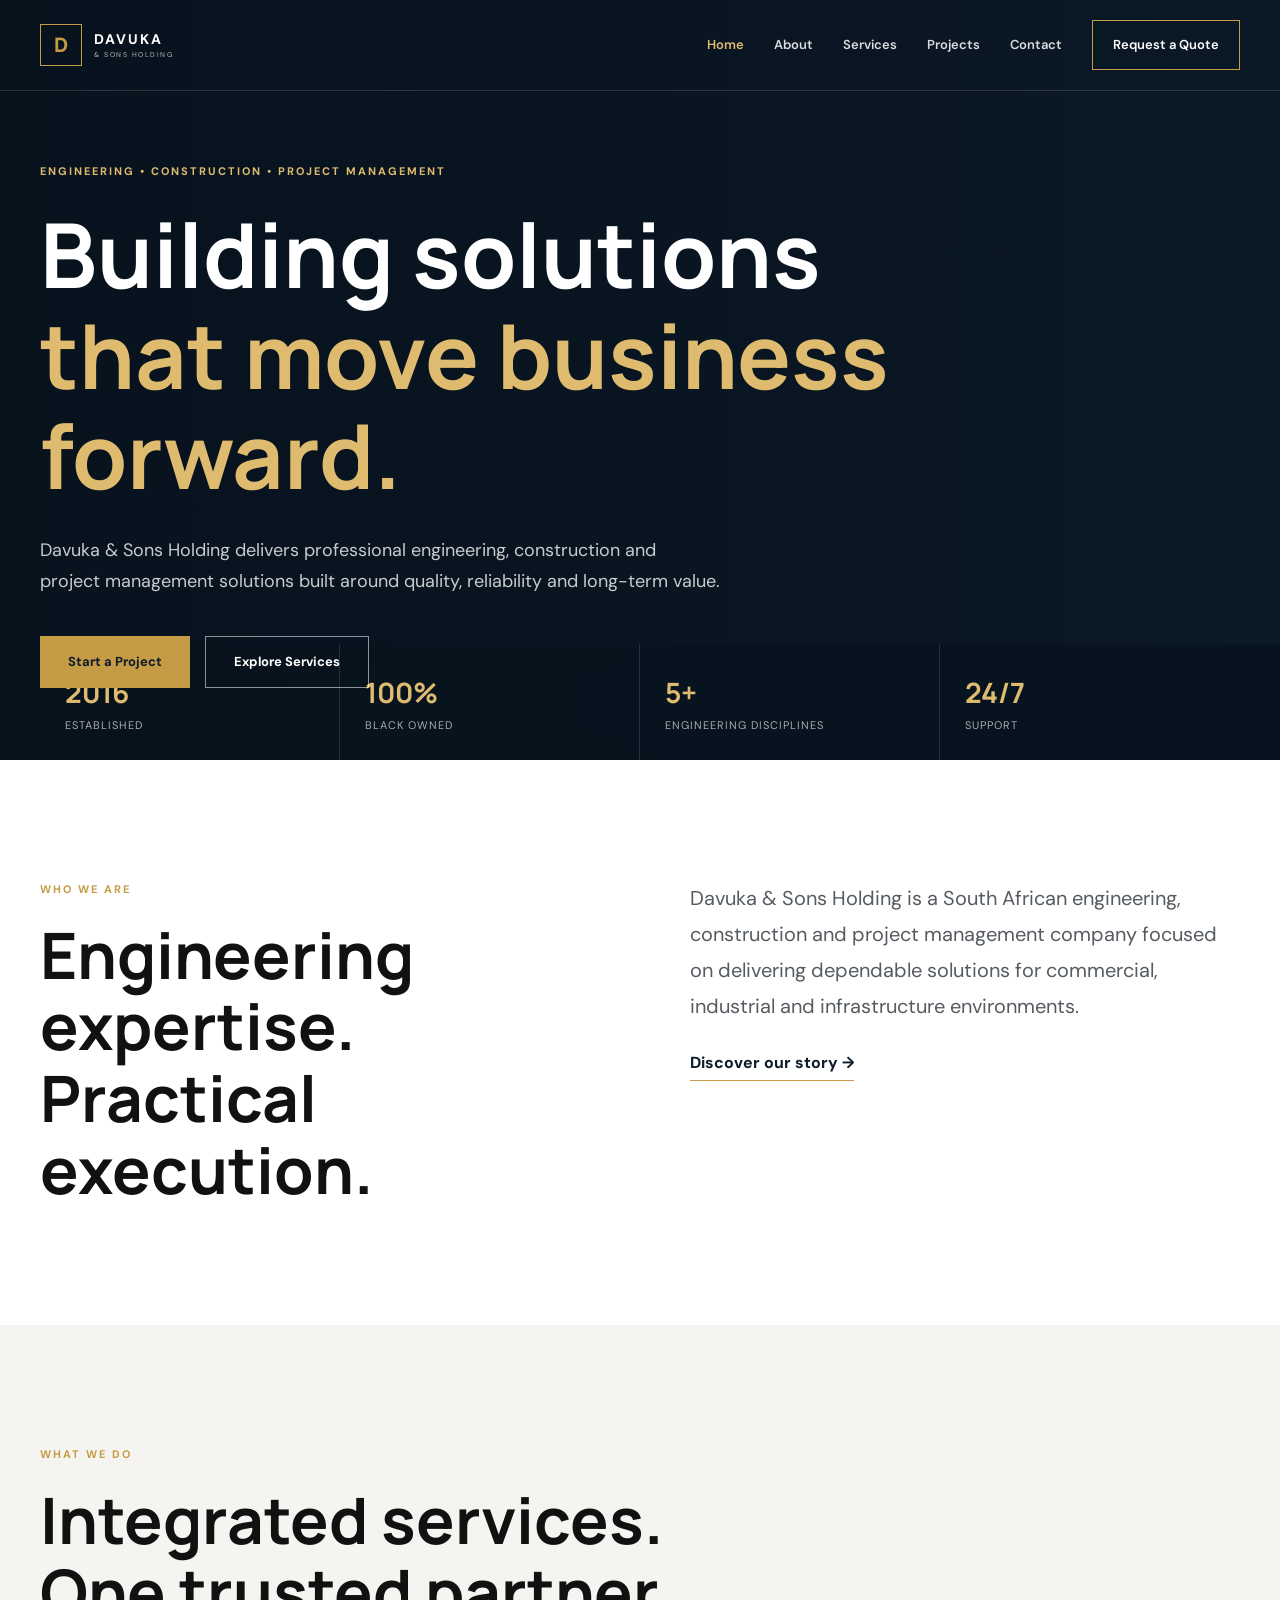
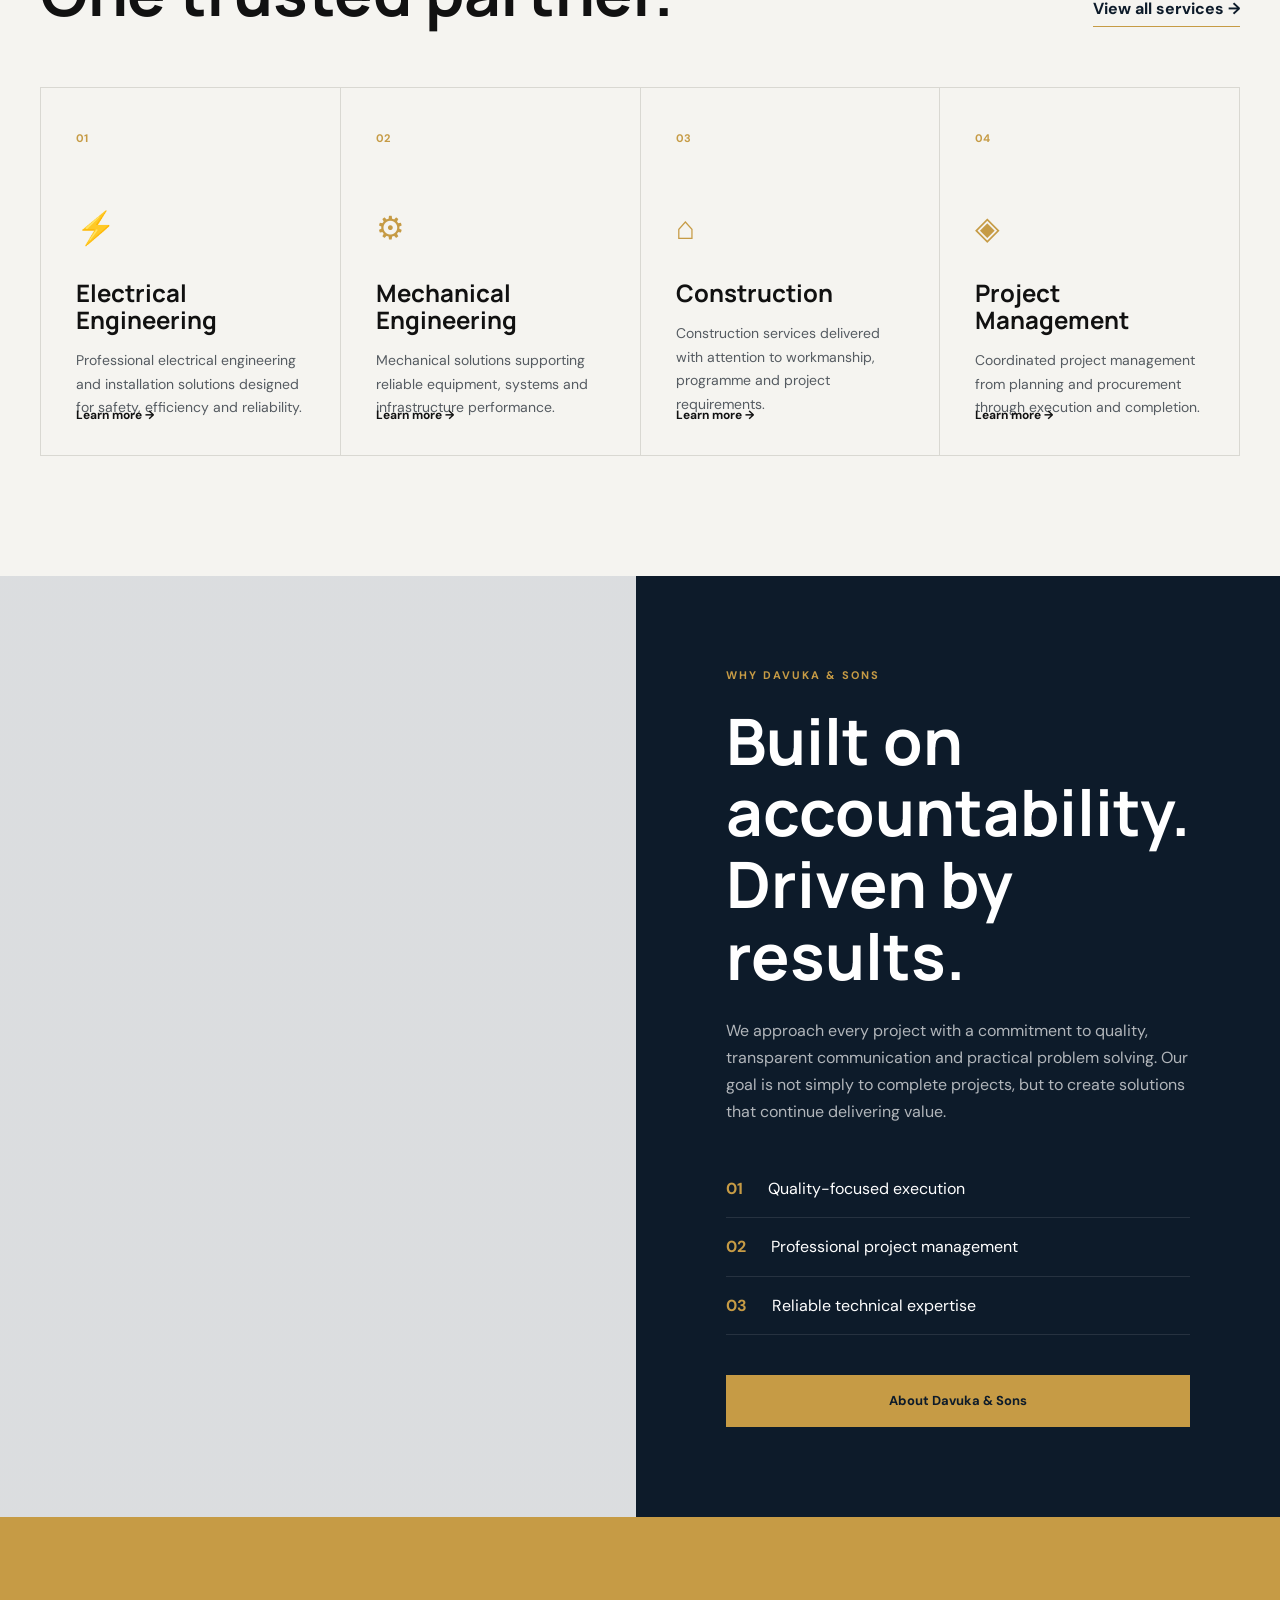
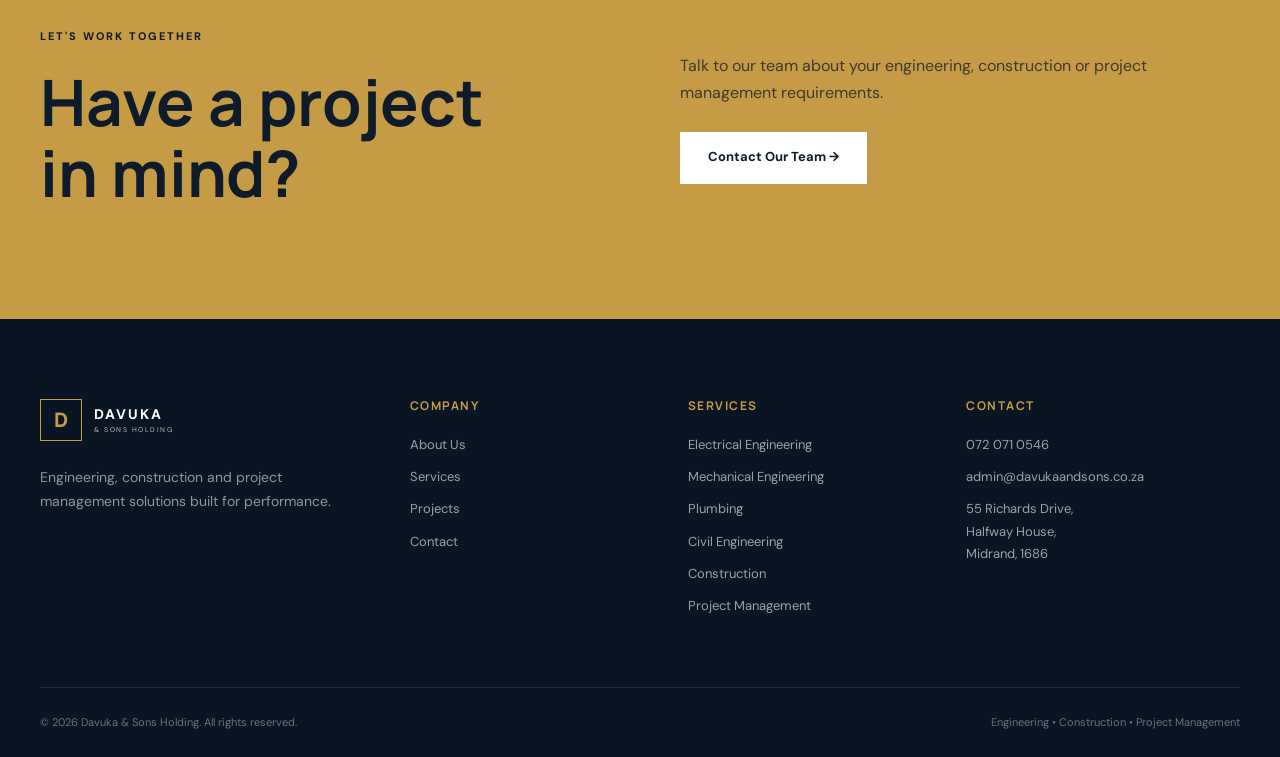
<file: index.html>
<!DOCTYPE html>
<html lang="en">
<head>
    <meta charset="UTF-8">
    <meta name="viewport" content="width=device-width, initial-scale=1.0">

    <meta name="description"
          content="Davuka & Sons Holding - Engineering, Construction and Project Management">

    <title>Davuka & Sons Holding | Engineering & Construction</title>

    <link rel="preconnect" href="https://fonts.googleapis.com">
    <link rel="preconnect" href="https://fonts.gstatic.com" crossorigin>

    <link href="https://fonts.googleapis.com/css2?family=DM+Sans:wght@400;500;600;700&family=Manrope:wght@400;500;600;700;800&display=swap"
          rel="stylesheet">

    <link rel="stylesheet" href="style.css">
</head>

<body>

<!-- HEADER -->
<header class="site-header">
    <div class="container nav-container">

        <a href="index.html" class="logo">
            <span class="logo-mark">D</span>

            <span class="logo-text">
                <strong>DAVUKA</strong>
                <small>& SONS HOLDING</small>
            </span>
        </a>

        <button class="menu-toggle"
                aria-label="Open navigation"
                aria-expanded="false">
            <span></span>
            <span></span>
            <span></span>
        </button>

        <nav class="main-nav">
            <a href="index.html" class="active">Home</a>
            <a href="about.html">About</a>
            <a href="services.html">Services</a>
            <a href="projects.html">Projects</a>
            <a href="contact.html">Contact</a>

            <a href="contact.html" class="nav-cta">
                Request a Quote
            </a>
        </nav>

    </div>
</header>


<!-- HERO -->
<main>

<section class="hero">

    <div class="hero-image"></div>

    <div class="container hero-content">

        <div class="hero-label">
            ENGINEERING • CONSTRUCTION • PROJECT MANAGEMENT
        </div>

        <h1>
            Building solutions<br>
            <span>that move business forward.</span>
        </h1>

        <p>
            Davuka & Sons Holding delivers professional engineering,
            construction and project management solutions built around
            quality, reliability and long-term value.
        </p>

        <div class="hero-buttons">
            <a href="contact.html" class="btn btn-primary">
                Start a Project
            </a>

            <a href="services.html" class="btn btn-outline">
                Explore Services
            </a>
        </div>

    </div>

    <div class="hero-bottom">
        <div class="container hero-stats">

            <div>
                <strong>2016</strong>
                <span>Established</span>
            </div>

            <div>
                <strong>100%</strong>
                <span>Black Owned</span>
            </div>

            <div>
                <strong>5+</strong>
                <span>Engineering Disciplines</span>
            </div>

            <div>
                <strong>24/7</strong>
                <span>Support</span>
            </div>

        </div>
    </div>

</section>


<!-- INTRO -->
<section class="section intro-section">

    <div class="container intro-grid">

        <div>
            <span class="eyebrow">WHO WE ARE</span>

            <h2>
                Engineering expertise.
                <br>
                Practical execution.
            </h2>
        </div>

        <div>
            <p class="large-text">
                Davuka & Sons Holding is a South African engineering,
                construction and project management company focused on
                delivering dependable solutions for commercial,
                industrial and infrastructure environments.
            </p>

            <a href="about.html" class="text-link">
                Discover our story →
            </a>
        </div>

    </div>

</section>


<!-- SERVICES -->
<section class="section services-preview">

    <div class="container">

        <div class="section-heading">

            <div>
                <span class="eyebrow">WHAT WE DO</span>

                <h2>
                    Integrated services.<br>
                    One trusted partner.
                </h2>
            </div>

            <a href="services.html" class="text-link">
                View all services →
            </a>

        </div>


        <div class="service-grid">

            <article class="service-card">
                <span class="service-number">01</span>

                <div class="service-icon">⚡</div>

                <h3>Electrical Engineering</h3>

                <p>
                    Professional electrical engineering and installation
                    solutions designed for safety, efficiency and
                    reliability.
                </p>

                <a href="services.html">Learn more →</a>
            </article>


            <article class="service-card">
                <span class="service-number">02</span>

                <div class="service-icon">⚙</div>

                <h3>Mechanical Engineering</h3>

                <p>
                    Mechanical solutions supporting reliable equipment,
                    systems and infrastructure performance.
                </p>

                <a href="services.html">Learn more →</a>
            </article>


            <article class="service-card">
                <span class="service-number">03</span>

                <div class="service-icon">⌂</div>

                <h3>Construction</h3>

                <p>
                    Construction services delivered with attention to
                    workmanship, programme and project requirements.
                </p>

                <a href="services.html">Learn more →</a>
            </article>


            <article class="service-card">
                <span class="service-number">04</span>

                <div class="service-icon">◈</div>

                <h3>Project Management</h3>

                <p>
                    Coordinated project management from planning and
                    procurement through execution and completion.
                </p>

                <a href="services.html">Learn more →</a>
            </article>

        </div>

    </div>

</section>


<!-- FEATURE -->
<section class="feature-section">

    <div class="feature-image"></div>

    <div class="feature-content">

        <span class="eyebrow">WHY DAVUKA & SONS</span>

        <h2>
            Built on accountability.
            Driven by results.
        </h2>

        <p>
            We approach every project with a commitment to quality,
            transparent communication and practical problem solving.
            Our goal is not simply to complete projects, but to create
            solutions that continue delivering value.
        </p>

        <div class="feature-list">

            <div>
                <strong>01</strong>
                <span>Quality-focused execution</span>
            </div>

            <div>
                <strong>02</strong>
                <span>Professional project management</span>
            </div>

            <div>
                <strong>03</strong>
                <span>Reliable technical expertise</span>
            </div>

        </div>

        <a href="about.html" class="btn btn-primary">
            About Davuka & Sons
        </a>

    </div>

</section>


<!-- CTA -->
<section class="cta-section">

    <div class="container cta-inner">

        <div>
            <span class="eyebrow">LET'S WORK TOGETHER</span>

            <h2>
                Have a project<br>
                in mind?
            </h2>
        </div>

        <div>
            <p>
                Talk to our team about your engineering, construction
                or project management requirements.
            </p>

            <a href="contact.html" class="btn btn-light">
                Contact Our Team →
            </a>
        </div>

    </div>

</section>

</main>


<!-- FOOTER -->
<footer class="site-footer">

    <div class="container footer-grid">

        <div class="footer-brand">

            <a href="index.html" class="logo footer-logo">
                <span class="logo-mark">D</span>

                <span class="logo-text">
                    <strong>DAVUKA</strong>
                    <small>& SONS HOLDING</small>
                </span>
            </a>

            <p>
                Engineering, construction and project management
                solutions built for performance.
            </p>

        </div>


        <div class="footer-column">

            <h4>Company</h4>

            <a href="about.html">About Us</a>
            <a href="services.html">Services</a>
            <a href="projects.html">Projects</a>
            <a href="contact.html">Contact</a>

        </div>


        <div class="footer-column">

            <h4>Services</h4>

            <span>Electrical Engineering</span>
            <span>Mechanical Engineering</span>
            <span>Plumbing</span>
            <span>Civil Engineering</span>
            <span>Construction</span>
            <span>Project Management</span>

        </div>


        <div class="footer-column">

            <h4>Contact</h4>

            <a href="tel:0720710546">072 071 0546</a>

            <a href="mailto:admin@davukaandsons.co.za">
                admin@davukaandsons.co.za
            </a>

            <span>
                55 Richards Drive,<br>
                Halfway House,<br>
                Midrand, 1686
            </span>

        </div>

    </div>


    <div class="container footer-bottom">

        <span>
            © 2026 Davuka & Sons Holding. All rights reserved.
        </span>

        <span>
            Engineering • Construction • Project Management
        </span>

    </div>

</footer>


<script src="script.js"></script>

</body>
</html>
</file>
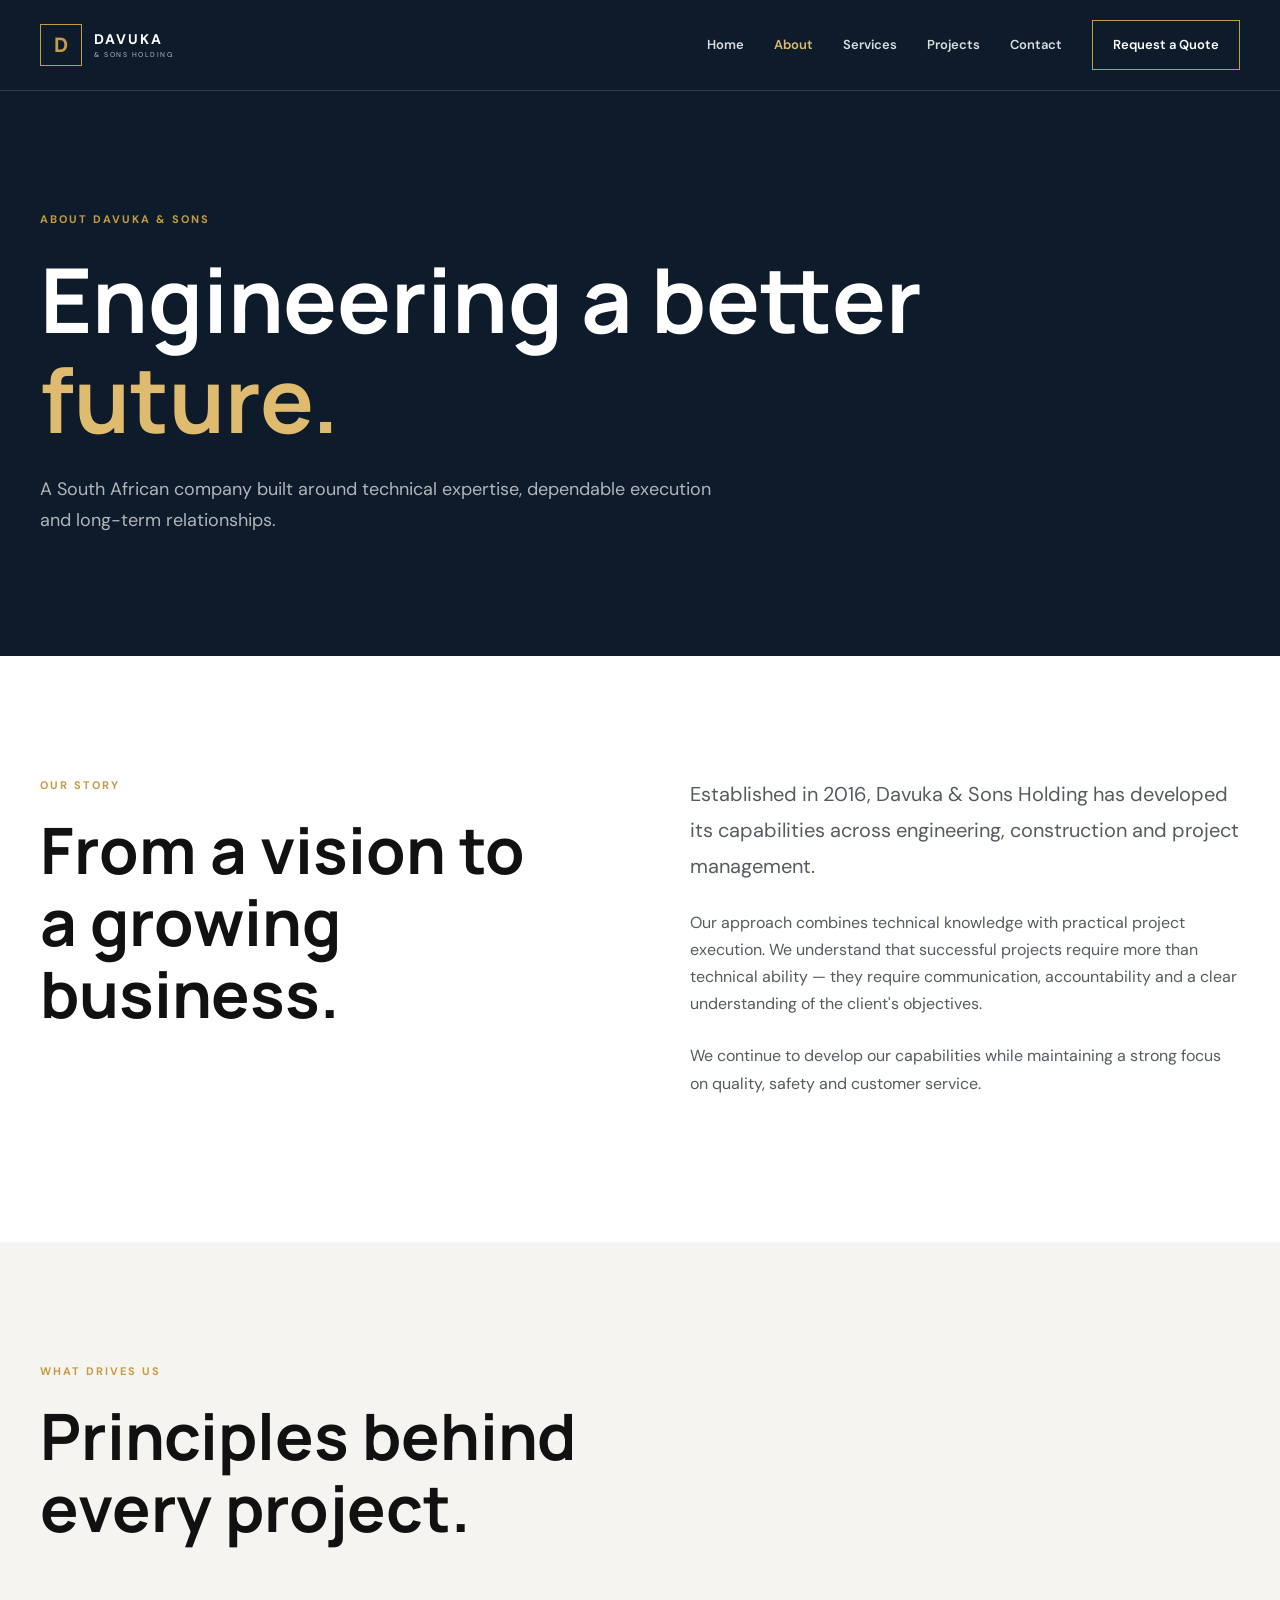
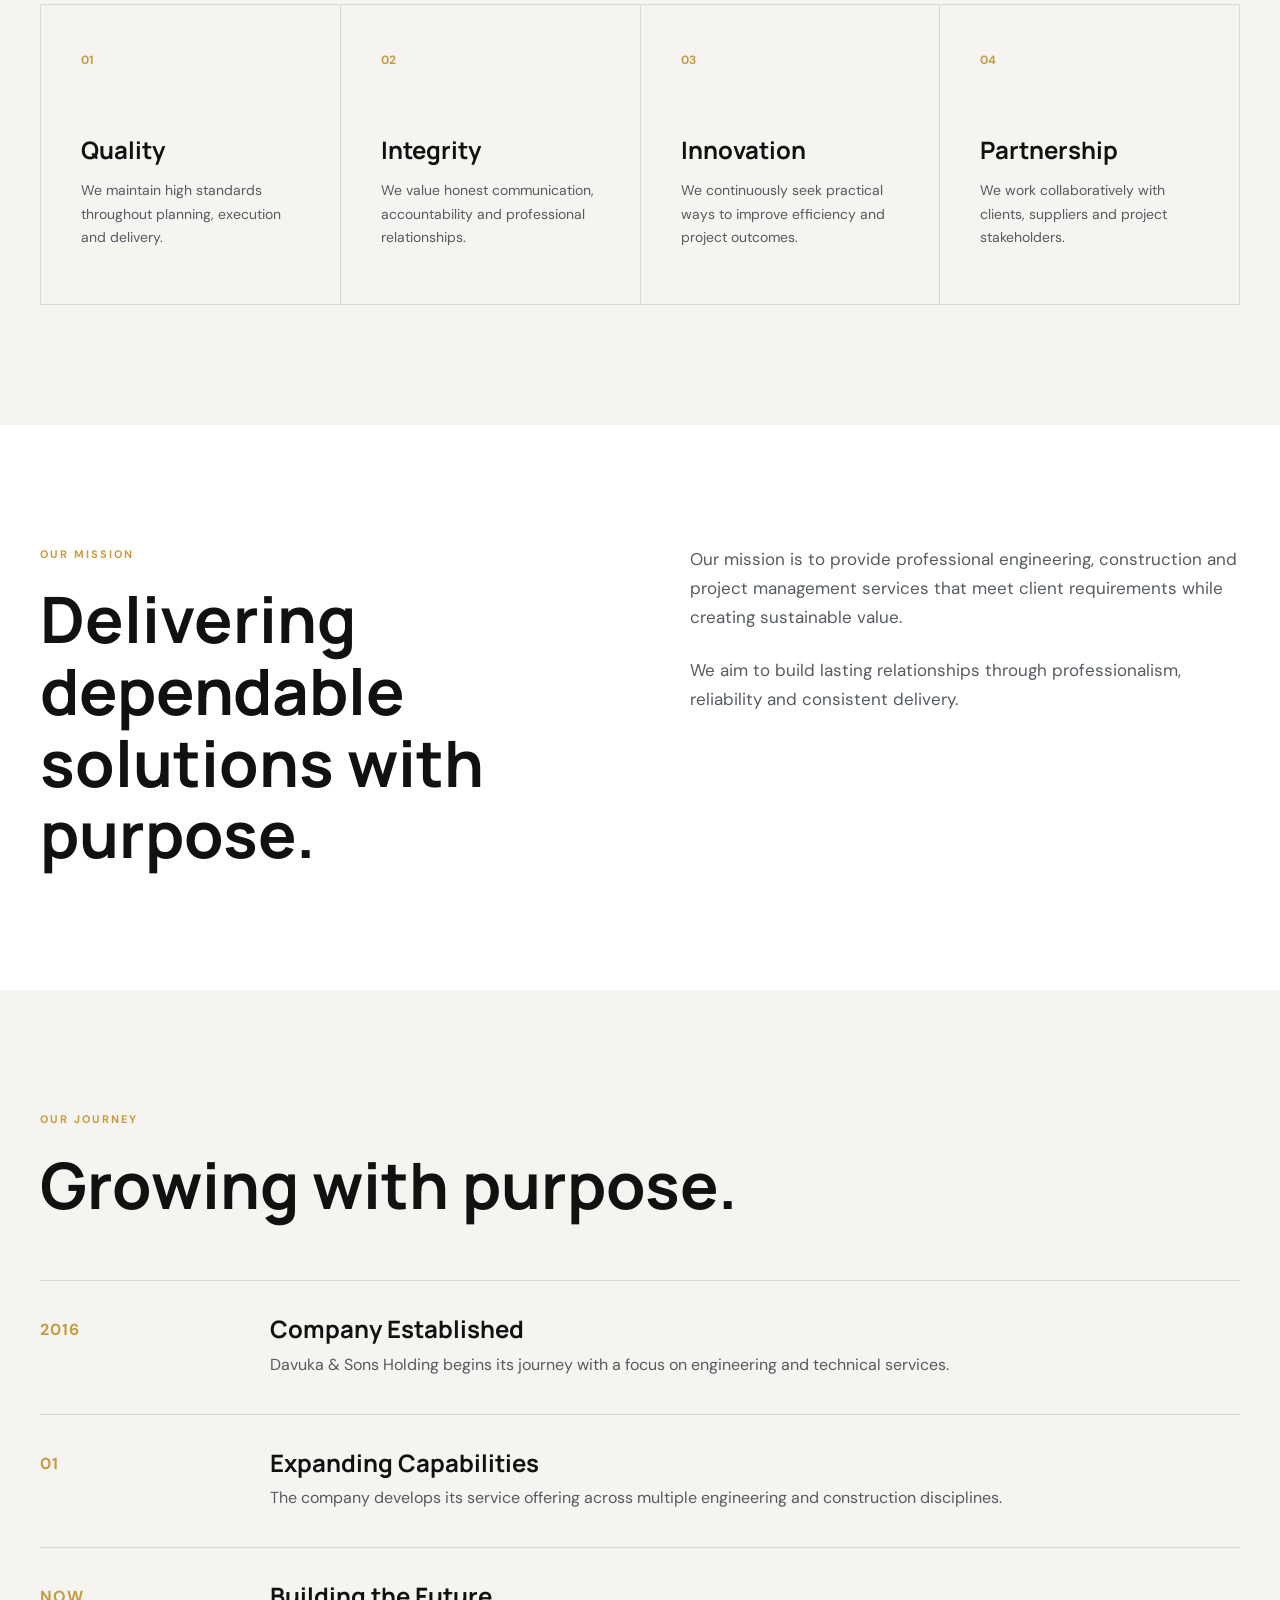
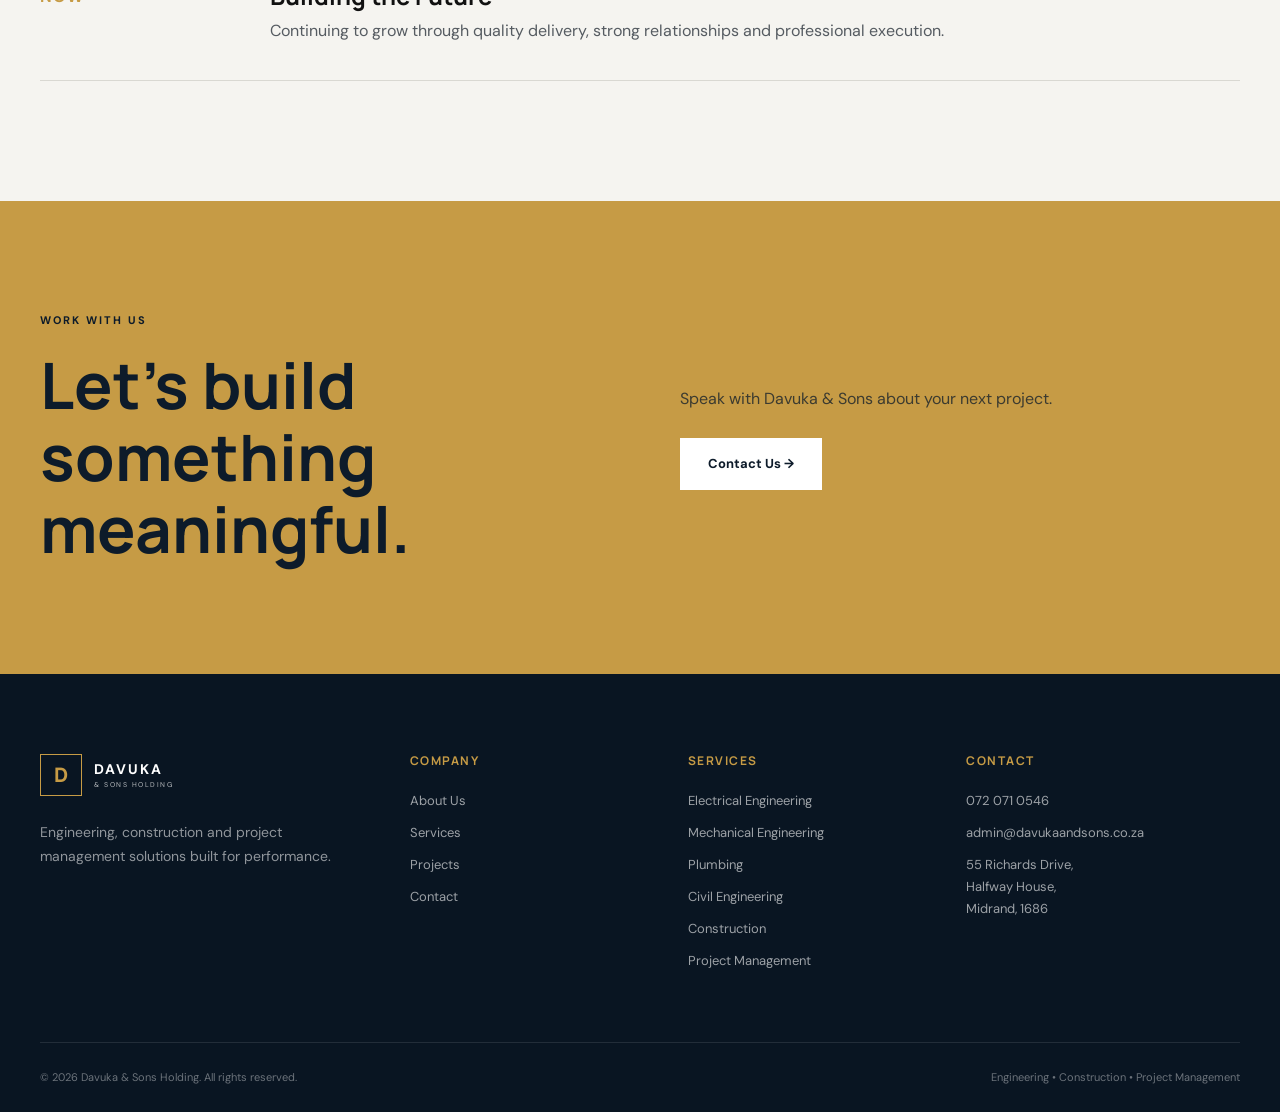
<file: about.html>
<!DOCTYPE html>
<html lang="en">
<head>

    <meta charset="UTF-8">
    <meta name="viewport" content="width=device-width, initial-scale=1.0">

    <title>About | Davuka & Sons Holding</title>

    <link rel="preconnect" href="https://fonts.googleapis.com">
    <link rel="preconnect" href="https://fonts.gstatic.com" crossorigin>

    <link href="https://fonts.googleapis.com/css2?family=DM+Sans:wght@400;500;600;700&family=Manrope:wght@400;500;600;700;800&display=swap"
          rel="stylesheet">

    <link rel="stylesheet" href="style.css">

</head>

<body>

<header class="site-header">

    <div class="container nav-container">

        <a href="index.html" class="logo">
            <span class="logo-mark">D</span>

            <span class="logo-text">
                <strong>DAVUKA</strong>
                <small>& SONS HOLDING</small>
            </span>
        </a>

        <button class="menu-toggle"
                aria-label="Open navigation"
                aria-expanded="false">

            <span></span>
            <span></span>
            <span></span>

        </button>

        <nav class="main-nav">

            <a href="index.html">Home</a>
            <a href="about.html" class="active">About</a>
            <a href="services.html">Services</a>
            <a href="projects.html">Projects</a>
            <a href="contact.html">Contact</a>

            <a href="contact.html" class="nav-cta">
                Request a Quote
            </a>

        </nav>

    </div>

</header>


<main>

<section class="page-hero">

    <div class="container">

        <span class="eyebrow">ABOUT DAVUKA & SONS</span>

        <h1>
            Engineering a better
            <span>future.</span>
        </h1>

        <p>
            A South African company built around technical expertise,
            dependable execution and long-term relationships.
        </p>

    </div>

</section>


<section class="section">

    <div class="container about-intro">

        <div>
            <span class="eyebrow">OUR STORY</span>

            <h2>
                From a vision to
                <br>
                a growing business.
            </h2>
        </div>

        <div>

            <p class="large-text">
                Established in 2016, Davuka & Sons Holding has developed
                its capabilities across engineering, construction and
                project management.
            </p>

            <p>
                Our approach combines technical knowledge with practical
                project execution. We understand that successful projects
                require more than technical ability — they require
                communication, accountability and a clear understanding
                of the client's objectives.
            </p>

            <p>
                We continue to develop our capabilities while maintaining
                a strong focus on quality, safety and customer service.
            </p>

        </div>

    </div>

</section>


<section class="values-section">

    <div class="container">

        <div class="section-heading">

            <div>
                <span class="eyebrow">WHAT DRIVES US</span>

                <h2>
                    Principles behind<br>
                    every project.
                </h2>
            </div>

        </div>


        <div class="values-grid">

            <article>
                <span>01</span>

                <h3>Quality</h3>

                <p>
                    We maintain high standards throughout planning,
                    execution and delivery.
                </p>
            </article>


            <article>
                <span>02</span>

                <h3>Integrity</h3>

                <p>
                    We value honest communication, accountability and
                    professional relationships.
                </p>
            </article>


            <article>
                <span>03</span>

                <h3>Innovation</h3>

                <p>
                    We continuously seek practical ways to improve
                    efficiency and project outcomes.
                </p>
            </article>


            <article>
                <span>04</span>

                <h3>Partnership</h3>

                <p>
                    We work collaboratively with clients, suppliers
                    and project stakeholders.
                </p>
            </article>

        </div>

    </div>

</section>


<section class="mission-section">

    <div class="container mission-grid">

        <div>

            <span class="eyebrow">OUR MISSION</span>

            <h2>
                Delivering dependable
                solutions with purpose.
            </h2>

        </div>

        <div>

            <p>
                Our mission is to provide professional engineering,
                construction and project management services that meet
                client requirements while creating sustainable value.
            </p>

            <p>
                We aim to build lasting relationships through
                professionalism, reliability and consistent delivery.
            </p>

        </div>

    </div>

</section>


<section class="timeline-section">

    <div class="container">

        <span class="eyebrow">OUR JOURNEY</span>

        <h2>Growing with purpose.</h2>

        <div class="timeline">

            <div class="timeline-item">

                <span>2016</span>

                <div>
                    <h3>Company Established</h3>

                    <p>
                        Davuka & Sons Holding begins its journey with
                        a focus on engineering and technical services.
                    </p>
                </div>

            </div>


            <div class="timeline-item">

                <span>01</span>

                <div>
                    <h3>Expanding Capabilities</h3>

                    <p>
                        The company develops its service offering across
                        multiple engineering and construction disciplines.
                    </p>
                </div>

            </div>


            <div class="timeline-item">

                <span>NOW</span>

                <div>
                    <h3>Building the Future</h3>

                    <p>
                        Continuing to grow through quality delivery,
                        strong relationships and professional execution.
                    </p>
                </div>

            </div>

        </div>

    </div>

</section>


<section class="cta-section">

    <div class="container cta-inner">

        <div>

            <span class="eyebrow">WORK WITH US</span>

            <h2>
                Let's build
                something meaningful.
            </h2>

        </div>

        <div>

            <p>
                Speak with Davuka & Sons about your next project.
            </p>

            <a href="contact.html" class="btn btn-light">
                Contact Us →
            </a>

        </div>

    </div>

</section>

</main>


<footer class="site-footer">

    <div class="container footer-grid">

        <div class="footer-brand">

            <a href="index.html" class="logo footer-logo">
                <span class="logo-mark">D</span>

                <span class="logo-text">
                    <strong>DAVUKA</strong>
                    <small>& SONS HOLDING</small>
                </span>
            </a>

            <p>
                Engineering, construction and project management
                solutions built for performance.
            </p>

        </div>


        <div class="footer-column">

            <h4>Company</h4>

            <a href="about.html">About Us</a>
            <a href="services.html">Services</a>
            <a href="projects.html">Projects</a>
            <a href="contact.html">Contact</a>

        </div>


        <div class="footer-column">

            <h4>Services</h4>

            <span>Electrical Engineering</span>
            <span>Mechanical Engineering</span>
            <span>Plumbing</span>
            <span>Civil Engineering</span>
            <span>Construction</span>
            <span>Project Management</span>

        </div>


        <div class="footer-column">

            <h4>Contact</h4>

            <a href="tel:0720710546">072 071 0546</a>

            <a href="mailto:admin@davukaandsons.co.za">
                admin@davukaandsons.co.za
            </a>

            <span>
                55 Richards Drive,<br>
                Halfway House,<br>
                Midrand, 1686
            </span>

        </div>

    </div>


    <div class="container footer-bottom">

        <span>
            © 2026 Davuka & Sons Holding. All rights reserved.
        </span>

        <span>
            Engineering • Construction • Project Management
        </span>

    </div>

</footer>


<script src="script.js"></script>

</body>
</html>
</file>
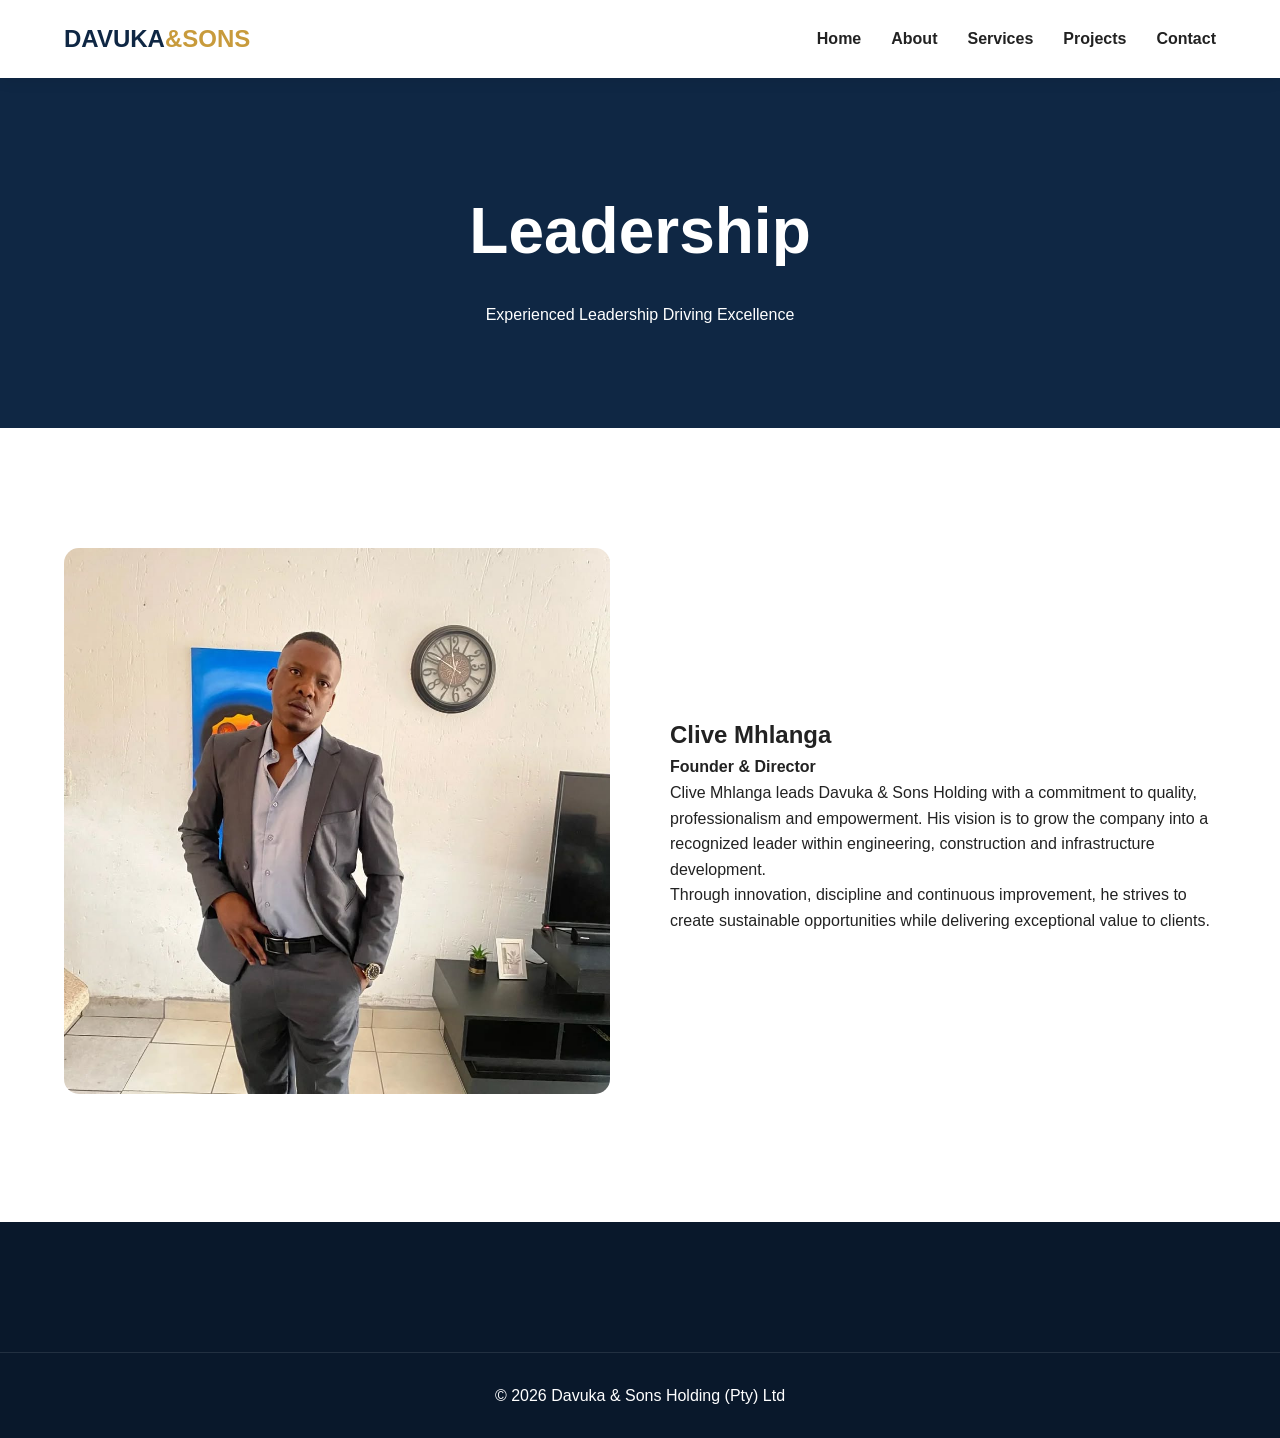
<file: leadership.html>
<!DOCTYPE html>
<html lang="en">
<head>

<meta charset="UTF-8">
<meta name="viewport" content="width=device-width, initial-scale=1.0">

<title>Leadership | Davuka & Sons Holding</title>

<link rel="stylesheet" href="css/style.css">

</head>

<body>

<header class="header">

<div class="container nav-container">

<div class="logo">
<h2>DAVUKA<span>&SONS</span></h2>
</div>

<nav class="navbar">
<ul>
<li><a href="index.html">Home</a></li>
<li><a href="about.html">About</a></li>
<li><a href="services.html">Services</a></li>
<li><a href="projects.html">Projects</a></li>
<li><a href="contact.html">Contact</a></li>
</ul>
</nav>

</div>

</header>

<section class="page-banner">

<div class="container">

<h1>Leadership</h1>

<p>
Experienced Leadership Driving Excellence
</p>

</div>

</section>

<section class="leadership-section">

<div class="container">

<div class="leadership-grid">

<div>

<img src="Clive.jpeg"
alt="Director">

</div>

<div>

<h2>Clive Mhlanga</h2>

<h4>Founder & Director</h4>

<p>

Clive Mhlanga leads Davuka & Sons Holding
with a commitment to quality,
professionalism and empowerment.

His vision is to grow the company into a
recognized leader within engineering,
construction and infrastructure development.

</p>

<p>

Through innovation, discipline and
continuous improvement, he strives to
create sustainable opportunities while
delivering exceptional value to clients.

</p>

</div>

</div>

</div>

</section>

<footer class="footer">
<div class="footer-bottom">
<p>© 2026 Davuka & Sons Holding (Pty) Ltd</p>
</div>
</footer>

</body>
</html>
</file>
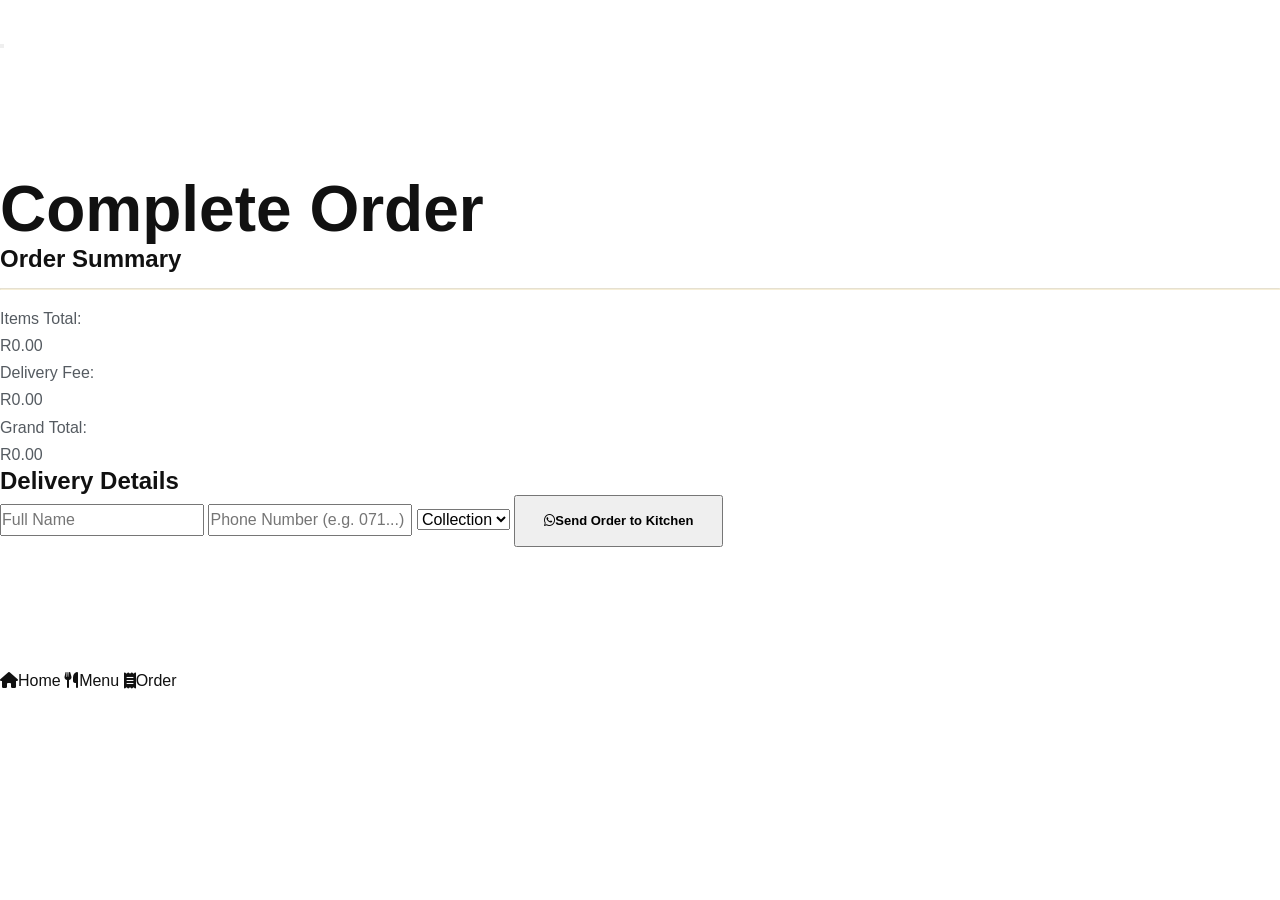
<file: order.html>
<!DOCTYPE html>
<html lang="en">
<head>
  <meta charset="UTF-8" />
  <title>Order | King's Food</title>
  <meta name="viewport" content="width=device-width, initial-scale=1, maximum-scale=1, user-scalable=0" />
  <link rel="stylesheet" href="style.css" />
  <script src="script.js" defer></script>
  <link href="https://fonts.googleapis.com/css2?family=Bebas+Neue&family=Poppins:wght@300;400;500;600;700&display=swap" rel="stylesheet">
  <link rel="stylesheet" href="https://cdnjs.cloudflare.com/ajax/libs/font-awesome/6.5.0/css/all.min.css">
</head>
<body>
  <nav aria-label="Primary">
    <a class="logo" href="index.html">KING'S <span>FOOD</span></a>
    <button class="hamburger" aria-label="Toggle menu" onclick="toggleMenu()">
      <div></div><div></div><div></div>
    </button>
  </nav>

  <section class="section">
    <h2 class="title">Complete <span>Order</span></h2>

    <div class="order-summary glass-panel">
      <h3 class="order-summary-title">Order Summary</h3>
      <ul id="cartListOrder" class="cart-list"></ul>
      <hr style="border-color: rgba(212,175,55,0.2); margin: 15px 0;">
      <div class="totals-row"><p>Items Total:</p><p>R<span id="totalOrder">0.00</span></p></div>
      <div class="totals-row"><p>Delivery Fee:</p><p>R<span id="deliveryFee">0.00</span></p></div>
      <div class="totals-row grand"><p>Grand Total:</p><p>R<span id="grandTotal">0.00</span></p></div>
    </div>

    <div class="order-box glass-panel">
      <h3 class="form-title">Delivery Details</h3>
      <input id="name" placeholder="Full Name" />
      <input id="phone" type="tel" placeholder="Phone Number (e.g. 071...)" />
      
      <select id="orderType" onchange="handleOrderType(); updateDeliveryFee();">
        <option value="Collection">Collection</option>
        <option value="Delivery">Delivery</option>
      </select>

      <select id="area" onchange="updateDeliveryFee()" style="display:none;">
        <option value="">Select Area...</option>
        <option value="Eden Park">Eden Park (R10)</option>
        <option value="Katlehong">Katlehong (R15)</option>
        <option value="Thokoza">Thokoza (R15)</option>
        <option value="Other">Other (R50)</option>
      </select>

      <input id="address" placeholder="Street Address & Stand Number" style="display:none;" />
      <button class="btn" onclick="sendOrder()"><i class="fab fa-whatsapp"></i> Send Order to Kitchen</button>
    </div>
  </section>

  <div class="mobile-nav">
    <a href="index.html" class="nav-item"><i class="fas fa-home"></i><span>Home</span></a>
    <a href="menu.html" class="nav-item"><i class="fas fa-utensils"></i><span>Menu</span></a>
    <a href="order.html" class="nav-item active"><i class="fas fa-receipt"></i><span>Order</span></a>
  </div>
  <br><br><br>
</body>
</html>
</file>
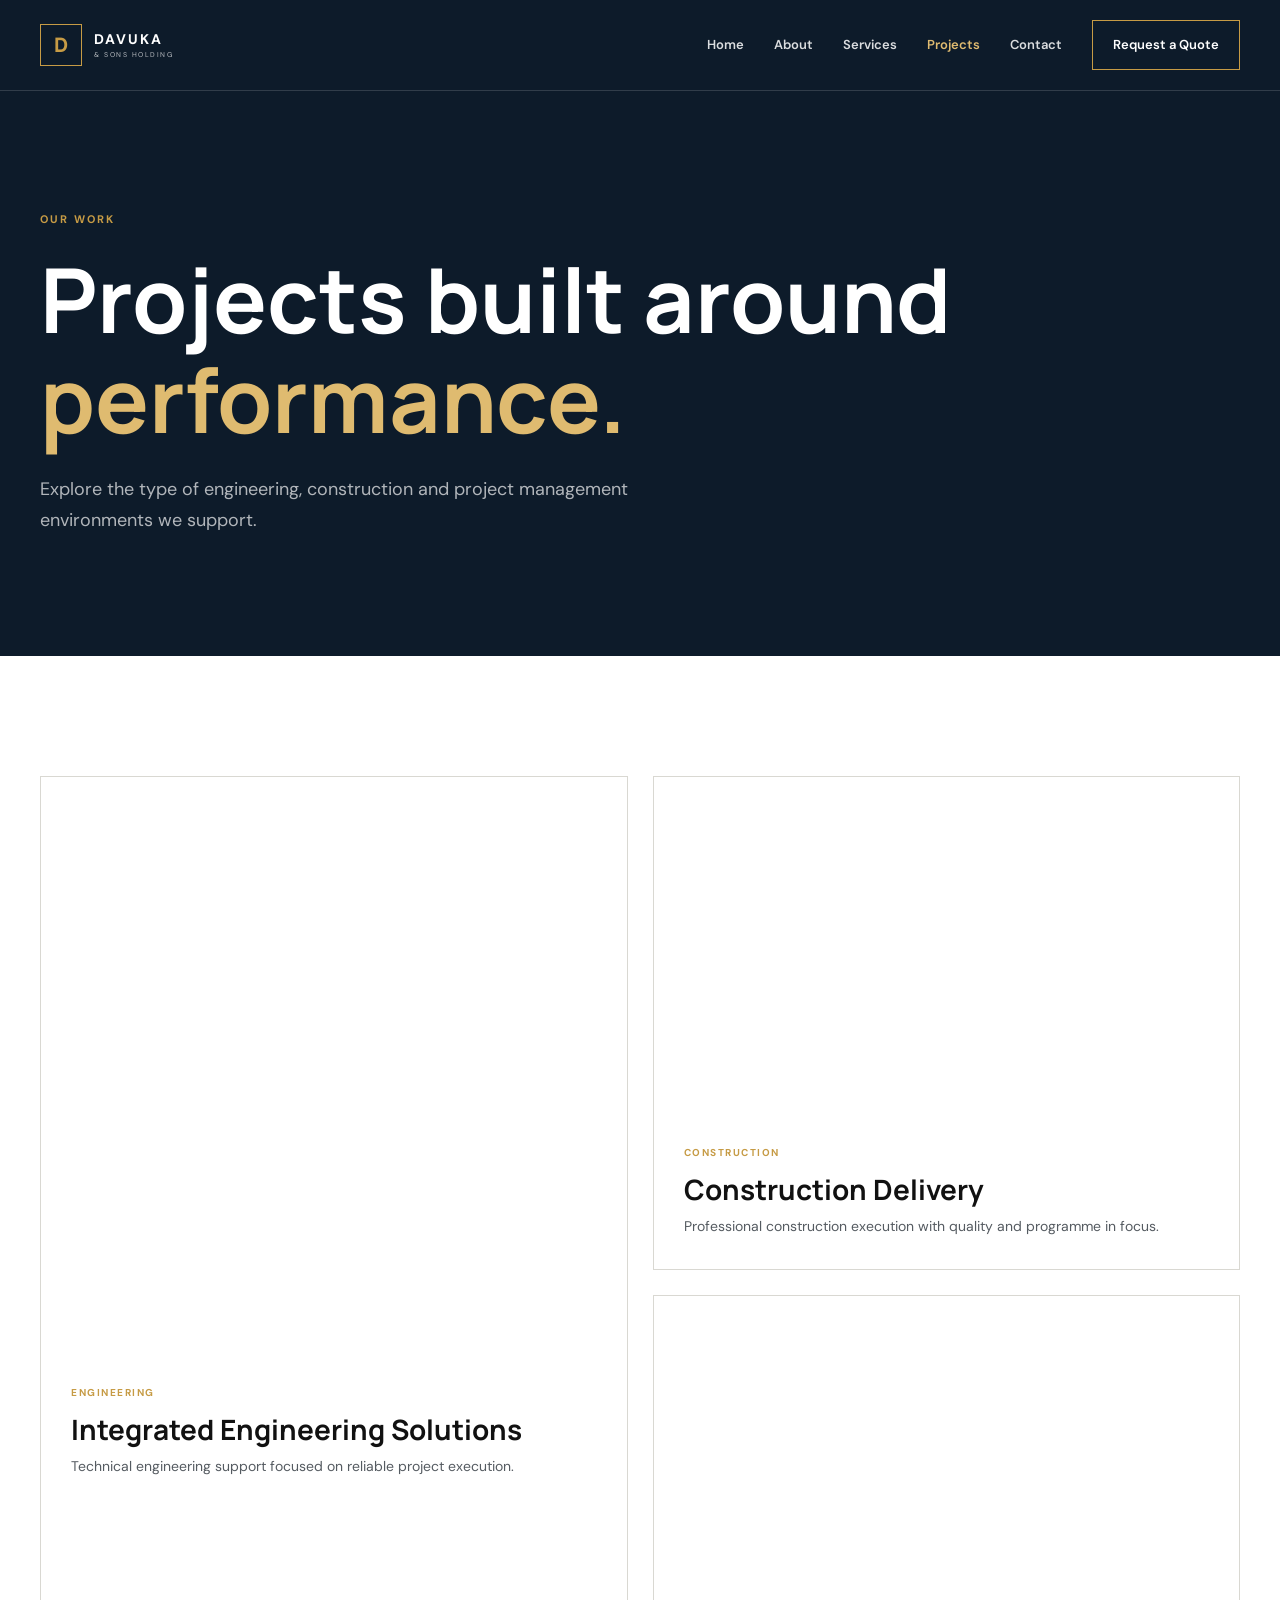
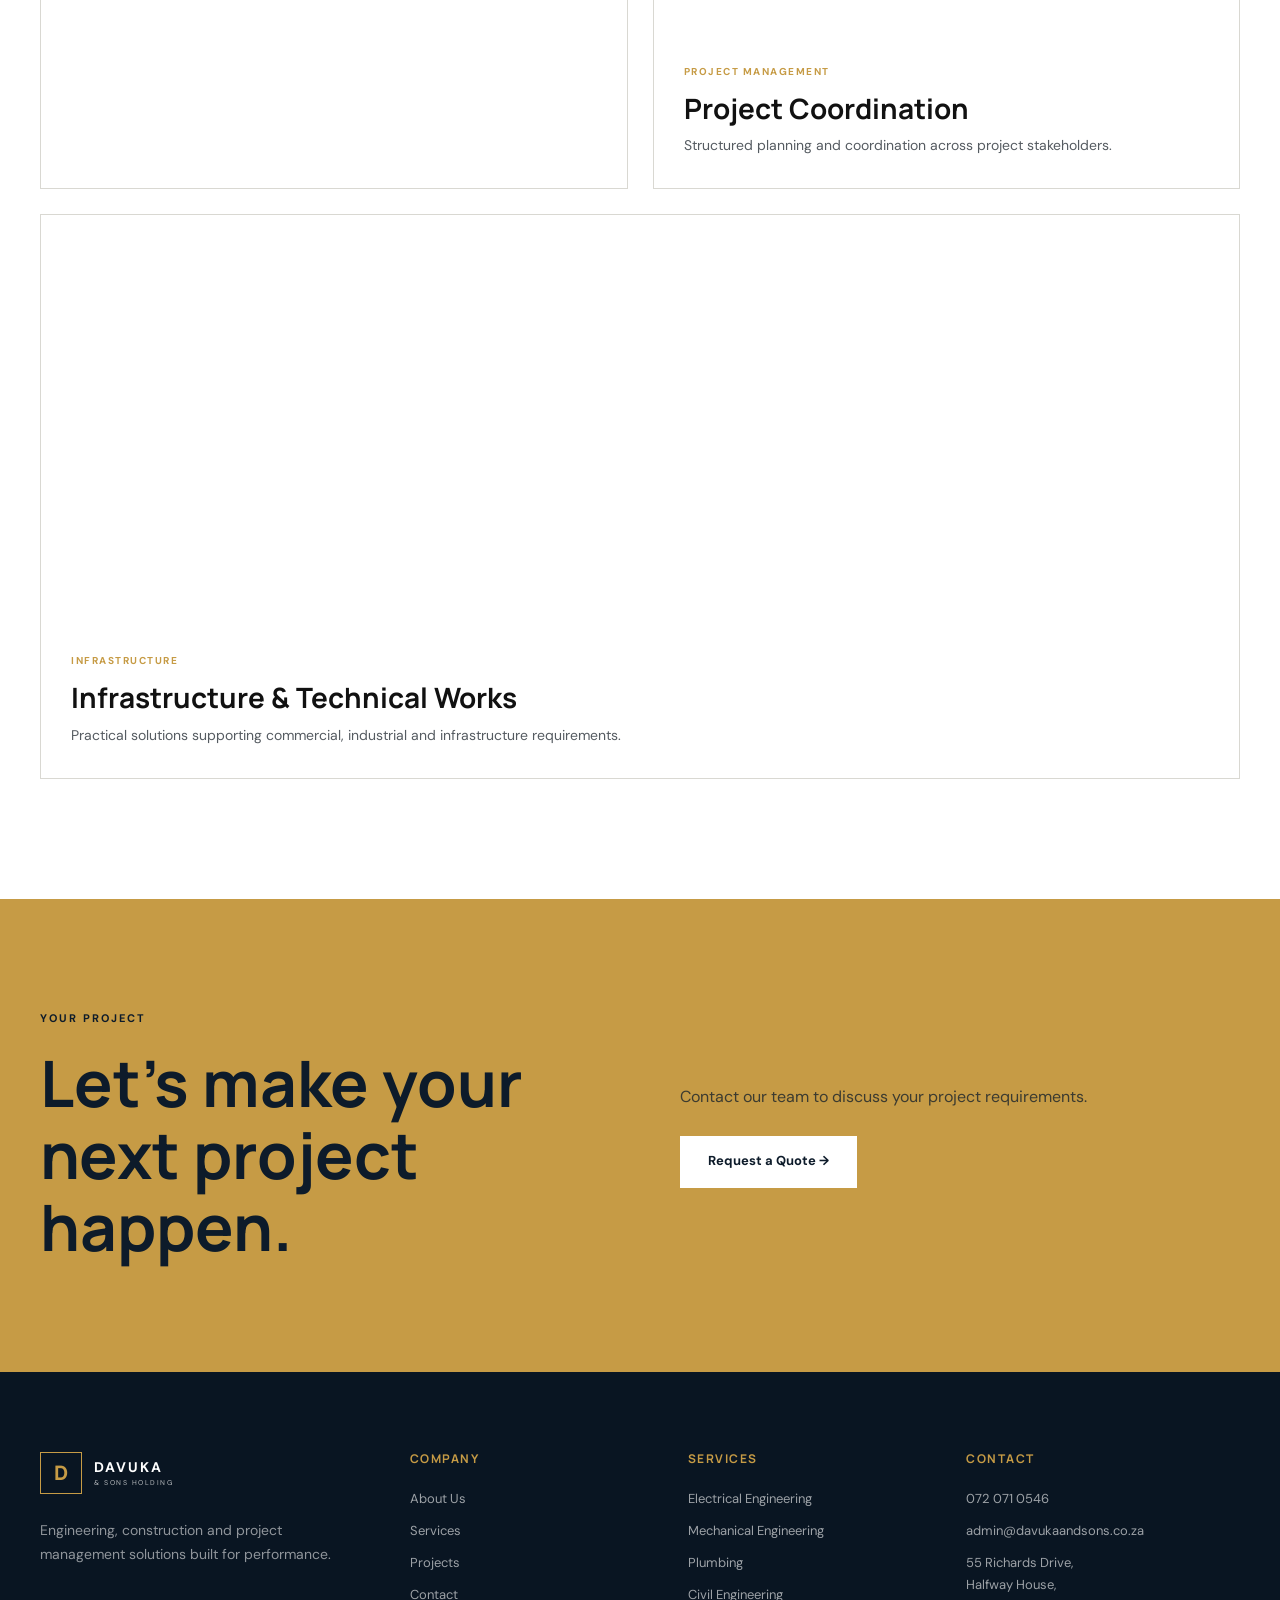
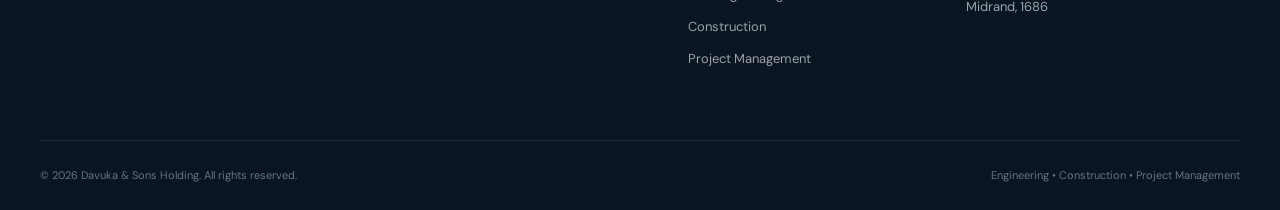
<file: projects.html>
<!DOCTYPE html>
<html lang="en">
<head>

    <meta charset="UTF-8">
    <meta name="viewport" content="width=device-width, initial-scale=1.0">

    <title>Projects | Davuka & Sons Holding</title>

    <link rel="preconnect" href="https://fonts.googleapis.com">
    <link rel="preconnect" href="https://fonts.gstatic.com" crossorigin>

    <link href="https://fonts.googleapis.com/css2?family=DM+Sans:wght@400;500;600;700&family=Manrope:wght@400;500;600;700;800&display=swap"
          rel="stylesheet">

    <link rel="stylesheet" href="style.css">

</head>

<body>

<header class="site-header">

    <div class="container nav-container">

        <a href="index.html" class="logo">
            <span class="logo-mark">D</span>

            <span class="logo-text">
                <strong>DAVUKA</strong>
                <small>& SONS HOLDING</small>
            </span>
        </a>

        <button class="menu-toggle"
                aria-label="Open navigation"
                aria-expanded="false">

            <span></span>
            <span></span>
            <span></span>

        </button>

        <nav class="main-nav">

            <a href="index.html">Home</a>
            <a href="about.html">About</a>
            <a href="services.html">Services</a>
            <a href="projects.html" class="active">Projects</a>
            <a href="contact.html">Contact</a>

            <a href="contact.html" class="nav-cta">
                Request a Quote
            </a>

        </nav>

    </div>

</header>


<main>

<section class="page-hero">

    <div class="container">

        <span class="eyebrow">OUR WORK</span>

        <h1>
            Projects built around
            <span>performance.</span>
        </h1>

        <p>
            Explore the type of engineering, construction and project
            management environments we support.
        </p>

    </div>

</section>


<section class="section projects-section">

    <div class="container">

        <div class="projects-grid">


            <article class="project-card project-large">

                <div class="project-image project-one"></div>

                <div class="project-info">

                    <span>ENGINEERING</span>

                    <h2>
                        Integrated Engineering
                        Solutions
                    </h2>

                    <p>
                        Technical engineering support focused on
                        reliable project execution.
                    </p>

                </div>

            </article>


            <article class="project-card">

                <div class="project-image project-two"></div>

                <div class="project-info">

                    <span>CONSTRUCTION</span>

                    <h2>
                        Construction
                        Delivery
                    </h2>

                    <p>
                        Professional construction execution with
                        quality and programme in focus.
                    </p>

                </div>

            </article>


            <article class="project-card">

                <div class="project-image project-three"></div>

                <div class="project-info">

                    <span>PROJECT MANAGEMENT</span>

                    <h2>
                        Project
                        Coordination
                    </h2>

                    <p>
                        Structured planning and coordination across
                        project stakeholders.
                    </p>

                </div>

            </article>


            <article class="project-card project-wide">

                <div class="project-image project-four"></div>

                <div class="project-info">

                    <span>INFRASTRUCTURE</span>

                    <h2>
                        Infrastructure &
                        Technical Works
                    </h2>

                    <p>
                        Practical solutions supporting commercial,
                        industrial and infrastructure requirements.
                    </p>

                </div>

            </article>

        </div>

    </div>

</section>


<section class="cta-section">

    <div class="container cta-inner">

        <div>

            <span class="eyebrow">YOUR PROJECT</span>

            <h2>
                Let's make your
                next project happen.
            </h2>

        </div>

        <div>

            <p>
                Contact our team to discuss your project requirements.
            </p>

            <a href="contact.html" class="btn btn-light">
                Request a Quote →
            </a>

        </div>

    </div>

</section>

</main>


<footer class="site-footer">

    <div class="container footer-grid">

        <div class="footer-brand">

            <a href="index.html" class="logo footer-logo">
                <span class="logo-mark">D</span>

                <span class="logo-text">
                    <strong>DAVUKA</strong>
                    <small>& SONS HOLDING</small>
                </span>
            </a>

            <p>
                Engineering, construction and project management
                solutions built for performance.
            </p>

        </div>


        <div class="footer-column">

            <h4>Company</h4>

            <a href="about.html">About Us</a>
            <a href="services.html">Services</a>
            <a href="projects.html">Projects</a>
            <a href="contact.html">Contact</a>

        </div>


        <div class="footer-column">

            <h4>Services</h4>

            <span>Electrical Engineering</span>
            <span>Mechanical Engineering</span>
            <span>Plumbing</span>
            <span>Civil Engineering</span>
            <span>Construction</span>
            <span>Project Management</span>

        </div>


        <div class="footer-column">

            <h4>Contact</h4>

            <a href="tel:0720710546">072 071 0546</a>

            <a href="mailto:admin@davukaandsons.co.za">
                admin@davukaandsons.co.za
            </a>

            <span>
                55 Richards Drive,<br>
                Halfway House,<br>
                Midrand, 1686
            </span>

        </div>

    </div>


    <div class="container footer-bottom">

        <span>
            © 2026 Davuka & Sons Holding. All rights reserved.
        </span>

        <span>
            Engineering • Construction • Project Management
        </span>

    </div>

</footer>


<script src="script.js"></script>

</body>
</html>
</file>
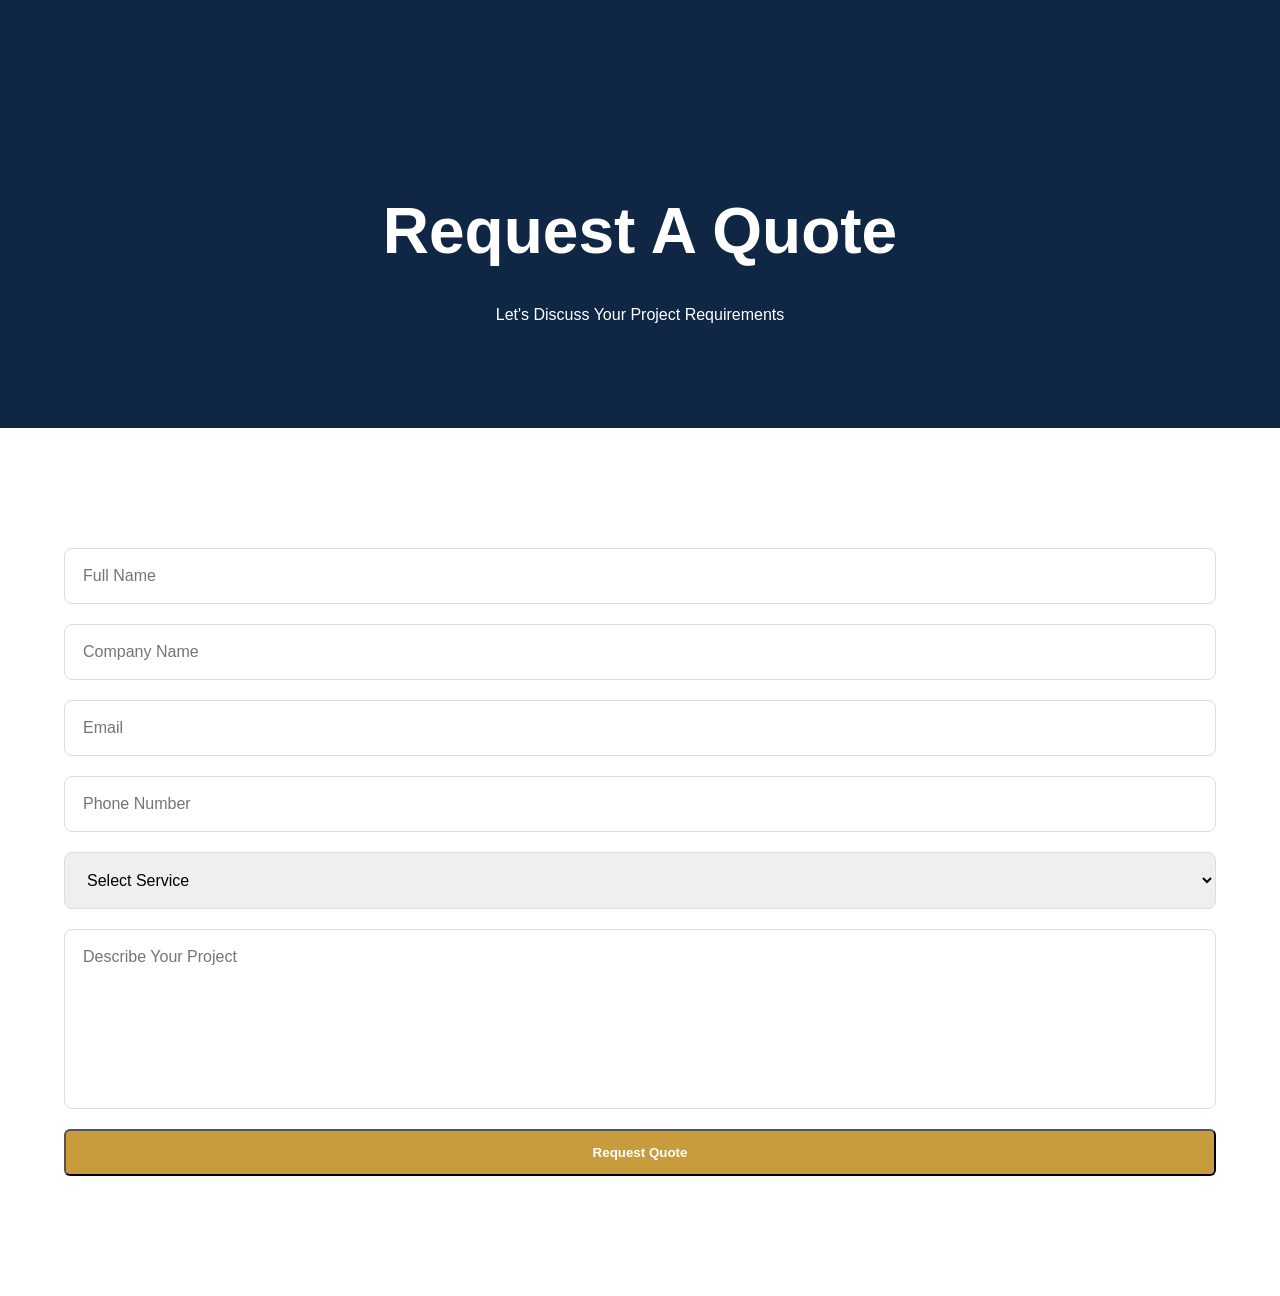
<file: quote.html>
<!DOCTYPE html>
<html lang="en">
<head>

<meta charset="UTF-8">
<meta name="viewport" content="width=device-width, initial-scale=1.0">

<title>Request Quote</title>

<link rel="stylesheet" href="css/style.css">

</head>

<body>

<section class="page-banner">

<div class="container">

<h1>Request A Quote</h1>

<p>
Let's Discuss Your Project Requirements
</p>

</div>

</section>

<section class="quote-section">

<div class="container">

<form class="quote-form">

<input type="text"
placeholder="Full Name">

<input type="text"
placeholder="Company Name">

<input type="email"
placeholder="Email">

<input type="text"
placeholder="Phone Number">

<select>

<option>Select Service</option>

<option>Electrical Engineering</option>

<option>Mechanical Engineering</option>

<option>Plumbing</option>

<option>Civil Engineering</option>

<option>Construction</option>

<option>Project Management</option>

</select>

<textarea
placeholder="Describe Your Project">
</textarea>

<button class="btn-primary">
Request Quote
</button>

</form>

</div>

</section>

</body>
</html>
</file>
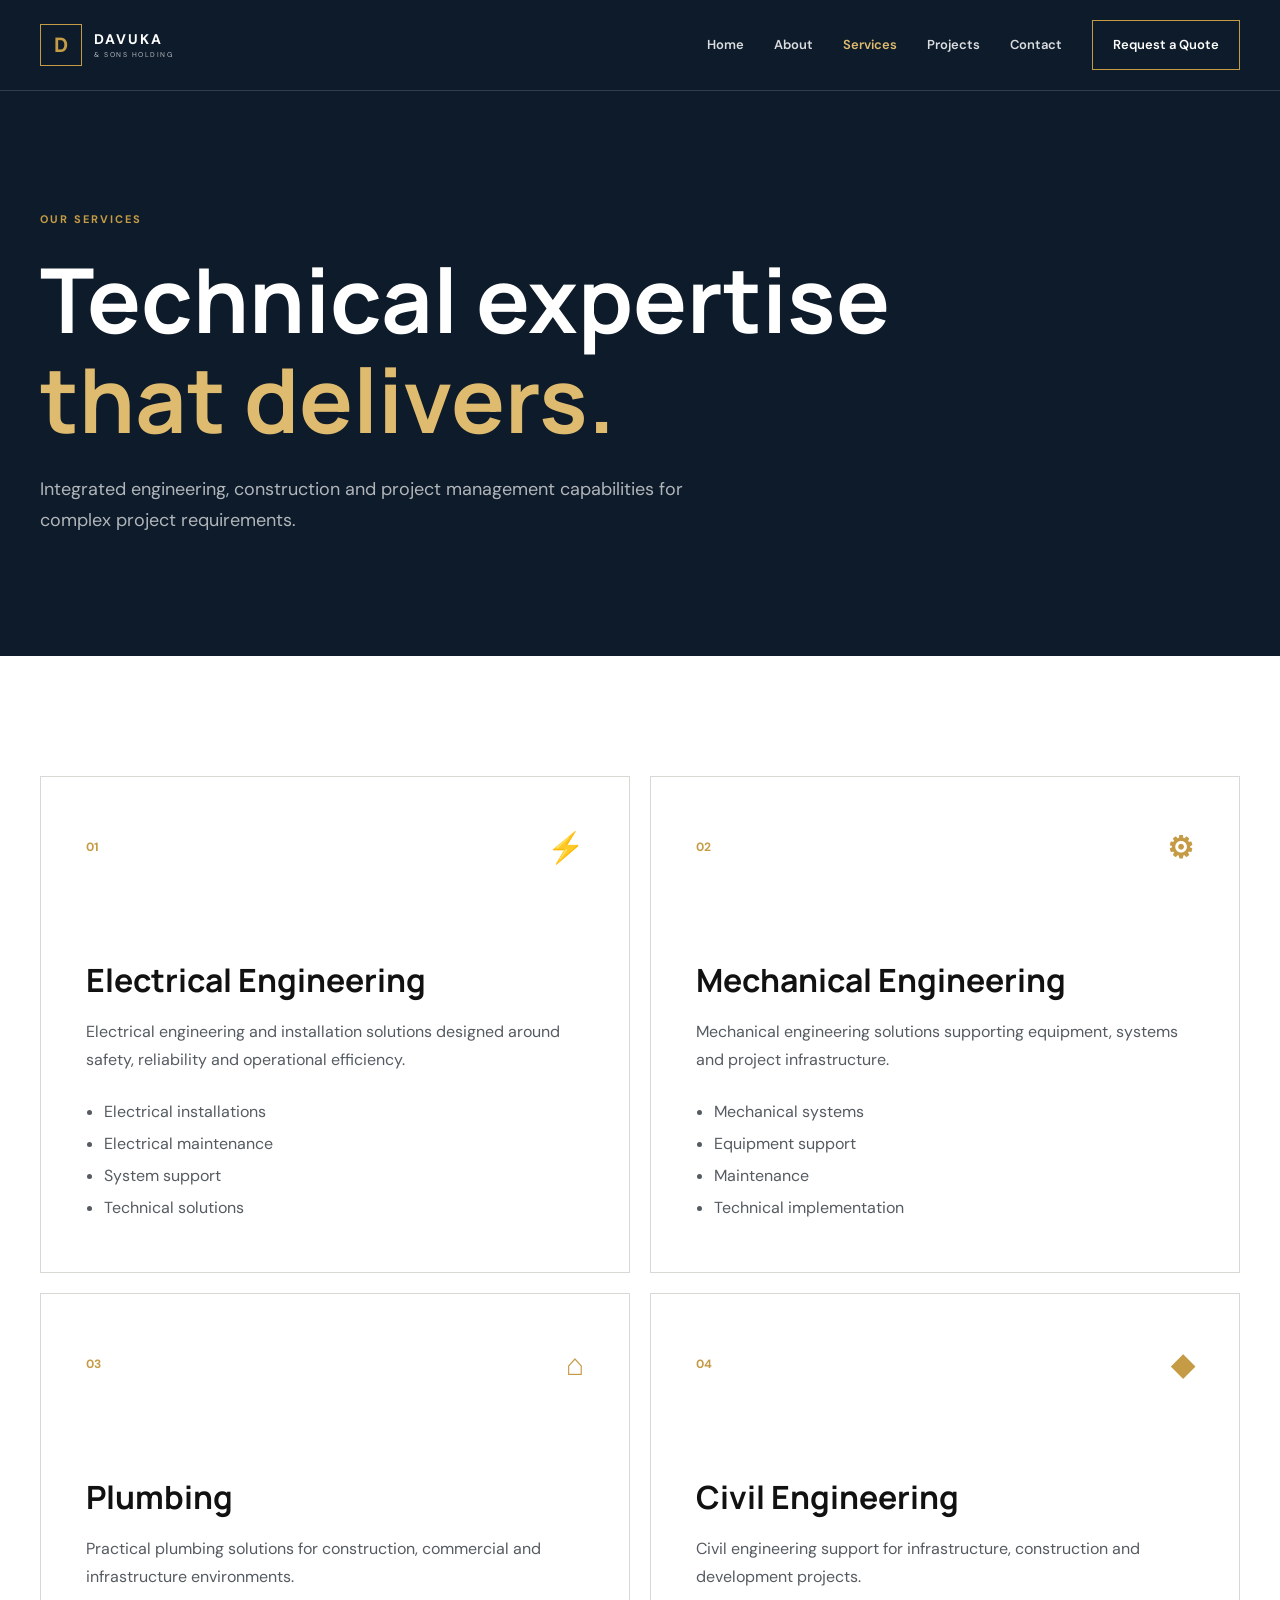
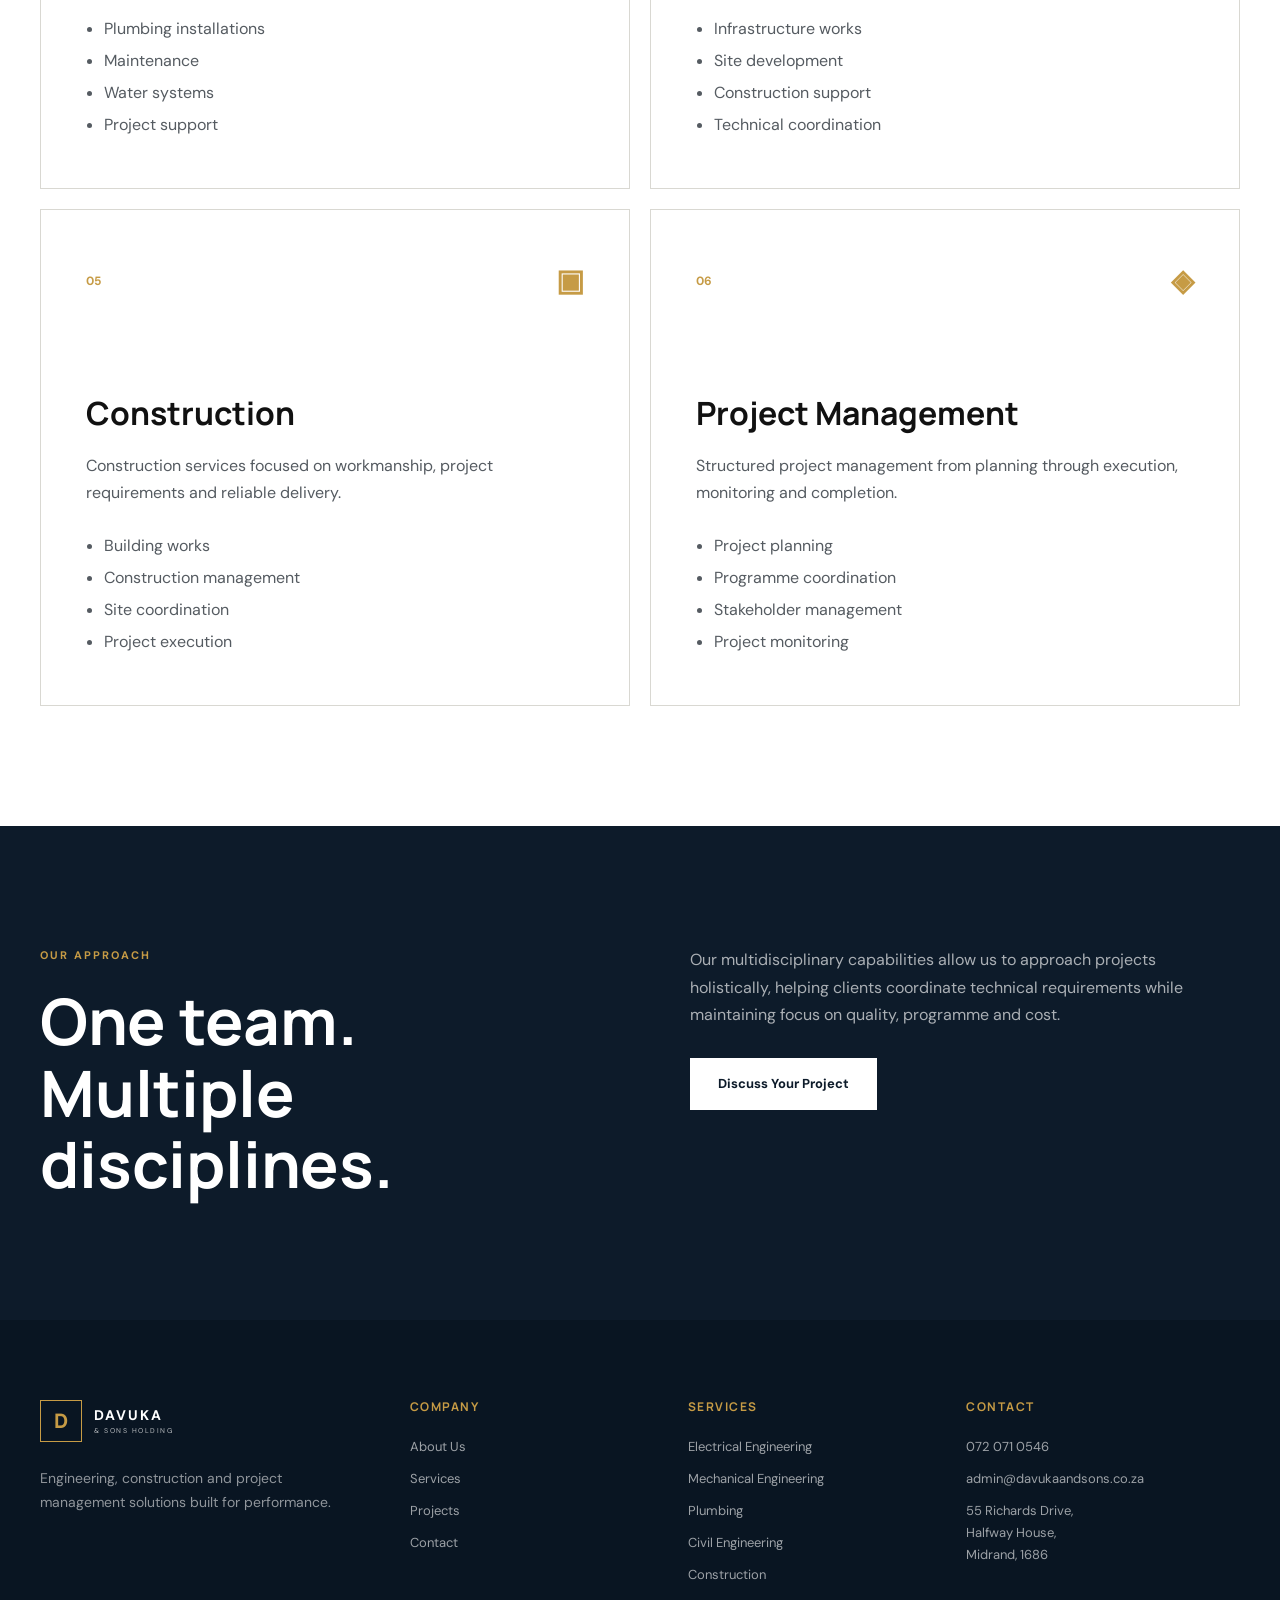
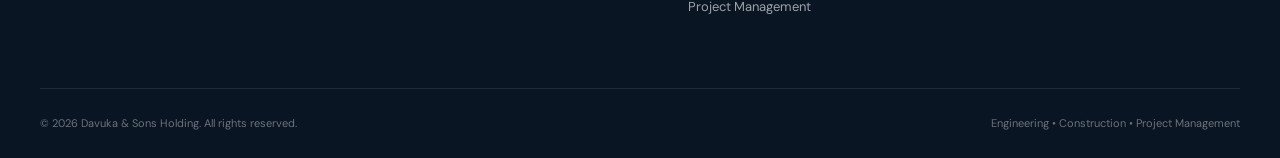
<file: services.html>
<!DOCTYPE html>
<html lang="en">
<head>

    <meta charset="UTF-8">
    <meta name="viewport" content="width=device-width, initial-scale=1.0">

    <title>Services | Davuka & Sons Holding</title>

    <link rel="preconnect" href="https://fonts.googleapis.com">
    <link rel="preconnect" href="https://fonts.gstatic.com" crossorigin>

    <link href="https://fonts.googleapis.com/css2?family=DM+Sans:wght@400;500;600;700&family=Manrope:wght@400;500;600;700;800&display=swap"
          rel="stylesheet">

    <link rel="stylesheet" href="style.css">

</head>

<body>

<header class="site-header">

    <div class="container nav-container">

        <a href="index.html" class="logo">
            <span class="logo-mark">D</span>

            <span class="logo-text">
                <strong>DAVUKA</strong>
                <small>& SONS HOLDING</small>
            </span>
        </a>

        <button class="menu-toggle"
                aria-label="Open navigation"
                aria-expanded="false">

            <span></span>
            <span></span>
            <span></span>

        </button>

        <nav class="main-nav">

            <a href="index.html">Home</a>
            <a href="about.html">About</a>
            <a href="services.html" class="active">Services</a>
            <a href="projects.html">Projects</a>
            <a href="contact.html">Contact</a>

            <a href="contact.html" class="nav-cta">
                Request a Quote
            </a>

        </nav>

    </div>

</header>


<main>

<section class="page-hero">

    <div class="container">

        <span class="eyebrow">OUR SERVICES</span>

        <h1>
            Technical expertise
            <span>that delivers.</span>
        </h1>

        <p>
            Integrated engineering, construction and project management
            capabilities for complex project requirements.
        </p>

    </div>

</section>


<section class="section services-page">

    <div class="container">

        <div class="services-large-grid">


            <article class="service-large">

                <div class="service-large-top">
                    <span>01</span>
                    <strong>⚡</strong>
                </div>

                <h2>Electrical Engineering</h2>

                <p>
                    Electrical engineering and installation solutions
                    designed around safety, reliability and operational
                    efficiency.
                </p>

                <ul>
                    <li>Electrical installations</li>
                    <li>Electrical maintenance</li>
                    <li>System support</li>
                    <li>Technical solutions</li>
                </ul>

            </article>


            <article class="service-large">

                <div class="service-large-top">
                    <span>02</span>
                    <strong>⚙</strong>
                </div>

                <h2>Mechanical Engineering</h2>

                <p>
                    Mechanical engineering solutions supporting
                    equipment, systems and project infrastructure.
                </p>

                <ul>
                    <li>Mechanical systems</li>
                    <li>Equipment support</li>
                    <li>Maintenance</li>
                    <li>Technical implementation</li>
                </ul>

            </article>


            <article class="service-large">

                <div class="service-large-top">
                    <span>03</span>
                    <strong>⌂</strong>
                </div>

                <h2>Plumbing</h2>

                <p>
                    Practical plumbing solutions for construction,
                    commercial and infrastructure environments.
                </p>

                <ul>
                    <li>Plumbing installations</li>
                    <li>Maintenance</li>
                    <li>Water systems</li>
                    <li>Project support</li>
                </ul>

            </article>


            <article class="service-large">

                <div class="service-large-top">
                    <span>04</span>
                    <strong>◆</strong>
                </div>

                <h2>Civil Engineering</h2>

                <p>
                    Civil engineering support for infrastructure,
                    construction and development projects.
                </p>

                <ul>
                    <li>Infrastructure works</li>
                    <li>Site development</li>
                    <li>Construction support</li>
                    <li>Technical coordination</li>
                </ul>

            </article>


            <article class="service-large">

                <div class="service-large-top">
                    <span>05</span>
                    <strong>▣</strong>
                </div>

                <h2>Construction</h2>

                <p>
                    Construction services focused on workmanship,
                    project requirements and reliable delivery.
                </p>

                <ul>
                    <li>Building works</li>
                    <li>Construction management</li>
                    <li>Site coordination</li>
                    <li>Project execution</li>
                </ul>

            </article>


            <article class="service-large">

                <div class="service-large-top">
                    <span>06</span>
                    <strong>◈</strong>
                </div>

                <h2>Project Management</h2>

                <p>
                    Structured project management from planning through
                    execution, monitoring and completion.
                </p>

                <ul>
                    <li>Project planning</li>
                    <li>Programme coordination</li>
                    <li>Stakeholder management</li>
                    <li>Project monitoring</li>
                </ul>

            </article>

        </div>

    </div>

</section>


<section class="dark-section">

    <div class="container dark-section-grid">

        <div>

            <span class="eyebrow">OUR APPROACH</span>

            <h2>
                One team.<br>
                Multiple disciplines.
            </h2>

        </div>

        <div>

            <p>
                Our multidisciplinary capabilities allow us to approach
                projects holistically, helping clients coordinate
                technical requirements while maintaining focus on
                quality, programme and cost.
            </p>

            <a href="contact.html" class="btn btn-light">
                Discuss Your Project
            </a>

        </div>

    </div>

</section>

</main>


<footer class="site-footer">

    <div class="container footer-grid">

        <div class="footer-brand">

            <a href="index.html" class="logo footer-logo">
                <span class="logo-mark">D</span>

                <span class="logo-text">
                    <strong>DAVUKA</strong>
                    <small>& SONS HOLDING</small>
                </span>
            </a>

            <p>
                Engineering, construction and project management
                solutions built for performance.
            </p>

        </div>


        <div class="footer-column">

            <h4>Company</h4>

            <a href="about.html">About Us</a>
            <a href="services.html">Services</a>
            <a href="projects.html">Projects</a>
            <a href="contact.html">Contact</a>

        </div>


        <div class="footer-column">

            <h4>Services</h4>

            <span>Electrical Engineering</span>
            <span>Mechanical Engineering</span>
            <span>Plumbing</span>
            <span>Civil Engineering</span>
            <span>Construction</span>
            <span>Project Management</span>

        </div>


        <div class="footer-column">

            <h4>Contact</h4>

            <a href="tel:0720710546">072 071 0546</a>

            <a href="mailto:admin@davukaandsons.co.za">
                admin@davukaandsons.co.za
            </a>

            <span>
                55 Richards Drive,<br>
                Halfway House,<br>
                Midrand, 1686
            </span>

        </div>

    </div>


    <div class="container footer-bottom">

        <span>
            © 2026 Davuka & Sons Holding. All rights reserved.
        </span>

        <span>
            Engineering • Construction • Project Management
        </span>

    </div>

</footer>


<script src="script.js"></script>

</body>
</html>
</file>
<file: style.css>
/* =========================================================
   DAVUKA & SONS HOLDING
   GLOBAL STYLESHEET
========================================================= */

:root {

    --navy: #0d1b2a;
    --navy-light: #172a3d;

    --gold: #c69b45;
    --gold-light: #dfbb70;

    --white: #ffffff;
    --off-white: #f5f4f0;
    --light: #e9e8e3;

    --dark: #111111;
    --text: #555b61;
    --border: #d9d8d2;

    --container: 1240px;

}


/* =========================================================
   RESET
========================================================= */

* {
    margin: 0;
    padding: 0;
    box-sizing: border-box;
}


html {
    scroll-behavior: smooth;
}


body {

    font-family: "DM Sans", sans-serif;

    color: var(--dark);

    background: var(--white);

    line-height: 1.7;

    overflow-x: hidden;

}


img {
    max-width: 100%;
}


a {
    color: inherit;
    text-decoration: none;
}


button,
input,
textarea,
select {
    font: inherit;
}


button {
    cursor: pointer;
}


/* =========================================================
   CONTAINER
========================================================= */

.container {

    width: min(
        calc(100% - 80px),
        var(--container)
    );

    margin-inline: auto;

}


/* =========================================================
   TYPOGRAPHY
========================================================= */

h1,
h2,
h3,
h4 {

    font-family: "Manrope", sans-serif;

    line-height: 1.12;

    font-weight: 700;

}


h1 {
    font-size: clamp(3.5rem, 7vw, 6.5rem);
}


h2 {
    font-size: clamp(2.4rem, 5vw, 4.4rem);
}


h3 {
    font-size: 1.5rem;
}


p {
    color: var(--text);
}


.eyebrow {

    display: block;

    margin-bottom: 20px;

    color: var(--gold);

    font-size: 11px;

    font-weight: 700;

    letter-spacing: 2px;

    text-transform: uppercase;

}


.text-link {

    display: inline-block;

    color: var(--navy);

    font-weight: 700;

    border-bottom: 1px solid var(--gold);

    padding-bottom: 4px;

}


.large-text {

    font-size: 1.25rem;

    line-height: 1.8;

}


/* =========================================================
   HEADER
========================================================= */

.site-header {

    position: absolute;

    top: 0;
    left: 0;

    width: 100%;

    z-index: 100;

    border-bottom: 1px solid rgba(255,255,255,.15);

}


.nav-container {

    min-height: 90px;

    display: flex;

    align-items: center;

    justify-content: space-between;

}


/* LOGO */

.logo {

    display: flex;

    align-items: center;

    gap: 12px;

    color: var(--white);

}


.logo-mark {

    width: 42px;
    height: 42px;

    display: grid;

    place-items: center;

    border: 1px solid var(--gold);

    color: var(--gold);

    font-family: "Manrope", sans-serif;

    font-weight: 800;

    font-size: 20px;

}


.logo-text {

    display: flex;

    flex-direction: column;

    line-height: 1;

}


.logo-text strong {

    font-size: 14px;

    letter-spacing: 2px;

}


.logo-text small {

    margin-top: 5px;

    font-size: 7px;

    letter-spacing: 1.5px;

    opacity: .7;

}


/* NAV */

.main-nav {

    display: flex;

    align-items: center;

    gap: 30px;

}


.main-nav > a {

    color: rgba(255,255,255,.85);

    font-size: 13px;

    font-weight: 600;

    transition: .3s ease;

}


.main-nav > a:hover,
.main-nav > a.active {

    color: var(--gold-light);

}


.main-nav .nav-cta {

    padding: 13px 20px;

    border: 1px solid var(--gold);

    color: var(--white);

}


.main-nav .nav-cta:hover {

    background: var(--gold);

    color: var(--navy);

}


/* MOBILE MENU BUTTON */

.menu-toggle {

    display: none;

    width: 44px;
    height: 44px;

    background: transparent;

    border: 1px solid rgba(255,255,255,.4);

    flex-direction: column;

    align-items: center;

    justify-content: center;

    gap: 5px;

}


.menu-toggle span {

    display: block;

    width: 20px;

    height: 2px;

    background: var(--white);

    transition: .3s ease;

}


/* =========================================================
   HERO
========================================================= */

.hero {

    min-height: 760px;

    position: relative;

    display: flex;

    align-items: center;

    color: var(--white);

    background: var(--navy);

}


.hero-image {

    position: absolute;

    inset: 0;

    background:

        linear-gradient(
            90deg,
            rgba(7,18,29,.96),
            rgba(7,18,29,.72),
            rgba(7,18,29,.30)
        ),

        url("https://images.unsplash.com/photo-1503387762-592deb58ef4e?auto=format&fit=crop&w=2000&q=85")
        center / cover no-repeat;

}


.hero-content {

    position: relative;

    z-index: 2;

    padding-top: 90px;

}


.hero h1 {

    max-width: 900px;

}


.hero h1 span {

    color: var(--gold-light);

}


.hero p {

    max-width: 680px;

    margin-top: 30px;

    color: rgba(255,255,255,.78);

    font-size: 18px;

}


.hero-label {

    margin-bottom: 24px;

    color: var(--gold-light);

    font-size: 11px;

    font-weight: 700;

    letter-spacing: 2px;

}


.hero-buttons {

    display: flex;

    gap: 15px;

    margin-top: 40px;

}


/* =========================================================
   BUTTONS
========================================================= */

.btn {

    display: inline-flex;

    align-items: center;

    justify-content: center;

    min-height: 52px;

    padding: 0 28px;

    font-size: 13px;

    font-weight: 700;

    transition: .3s ease;

}


.btn-primary {

    background: var(--gold);

    color: var(--navy);

}


.btn-primary:hover {

    background: var(--gold-light);

    transform: translateY(-2px);

}


.btn-outline {

    border: 1px solid rgba(255,255,255,.55);

    color: var(--white);

}


.btn-outline:hover {

    background: var(--white);

    color: var(--navy);

}


.btn-light {

    background: var(--white);

    color: var(--navy);

}


.btn-light:hover {

    background: var(--gold);

}


/* =========================================================
   HERO STATS
========================================================= */

.hero-bottom {

    position: absolute;

    bottom: 0;

    left: 0;

    width: 100%;

    background: rgba(8,19,30,.85);

    backdrop-filter: blur(10px);

}


.hero-stats {

    display: grid;

    grid-template-columns: repeat(4,1fr);

}


.hero-stats > div {

    padding: 25px;

    border-right: 1px solid rgba(255,255,255,.12);

}


.hero-stats > div:last-child {

    border-right: 0;

}


.hero-stats strong {

    display: block;

    color: var(--gold-light);

    font-family: "Manrope", sans-serif;

    font-size: 28px;

}


.hero-stats span {

    display: block;

    color: rgba(255,255,255,.65);

    font-size: 11px;

    text-transform: uppercase;

    letter-spacing: 1px;

}


/* =========================================================
   SECTIONS
========================================================= */

.section {

    padding: 120px 0;

}


.intro-grid {

    display: grid;

    grid-template-columns: 1fr 1fr;

    gap: 100px;

    align-items: start;

}


.intro-grid p {

    max-width: 650px;

}


.intro-grid .text-link {

    margin-top: 25px;

}


/* =========================================================
   SECTION HEADING
========================================================= */

.section-heading {

    display: flex;

    align-items: end;

    justify-content: space-between;

    gap: 40px;

    margin-bottom: 60px;

}


.section-heading h2 {

    max-width: 700px;

}


/* =========================================================
   SERVICES
========================================================= */

.services-preview {

    background: var(--off-white);

}


.service-grid {

    display: grid;

    grid-template-columns: repeat(4,1fr);

    border-top: 1px solid var(--border);

    border-left: 1px solid var(--border);

}


.service-card {

    position: relative;

    min-height: 360px;

    padding: 35px;

    border-right: 1px solid var(--border);

    border-bottom: 1px solid var(--border);

    transition: .3s ease;

}


.service-card:hover {

    background: var(--navy);

    color: var(--white);

    transform: translateY(-5px);

}


.service-card:hover p {

    color: rgba(255,255,255,.65);

}


.service-card:hover a {

    color: var(--gold-light);

}


.service-number {

    color: var(--gold);

    font-size: 11px;

    font-weight: 700;

}


.service-icon {

    margin-top: 50px;

    margin-bottom: 25px;

    color: var(--gold);

    font-size: 32px;

}


.service-card h3 {

    margin-bottom: 15px;

}


.service-card p {

    font-size: 14px;

}


.service-card a {

    position: absolute;

    left: 35px;

    bottom: 30px;

    font-size: 12px;

    font-weight: 700;

}


/* =========================================================
   FEATURE
========================================================= */

.feature-section {

    display: grid;

    grid-template-columns: 1fr 1fr;

    min-height: 650px;

}


.feature-image {

    min-height: 500px;

    background:

        linear-gradient(
            rgba(13,27,42,.15),
            rgba(13,27,42,.15)
        ),

        url("https://images.unsplash.com/photo-1541888946425-d81bb19240f5?auto=format&fit=crop&w=1600&q=85")
        center / cover;

}


.feature-content {

    display: flex;

    flex-direction: column;

    justify-content: center;

    padding: 90px;

    background: var(--navy);

}


.feature-content h2 {

    max-width: 650px;

    color: var(--white);

}


.feature-content > p {

    max-width: 620px;

    margin: 25px 0 35px;

    color: rgba(255,255,255,.68);

}


.feature-list {

    margin-bottom: 40px;

}


.feature-list div {

    display: flex;

    align-items: center;

    gap: 25px;

    padding: 15px 0;

    border-bottom: 1px solid rgba(255,255,255,.1);

}


.feature-list strong {

    color: var(--gold);

}


.feature-list span {

    color: var(--white);

}


/* =========================================================
   CTA
========================================================= */

.cta-section {

    padding: 110px 0;

    background: var(--gold);

}


.cta-inner {

    display: grid;

    grid-template-columns: 1fr 1fr;

    align-items: center;

    gap: 80px;

}


.cta-section .eyebrow {

    color: var(--navy);

}


.cta-section h2 {

    color: var(--navy);

}


.cta-section p {

    max-width: 550px;

    margin-bottom: 25px;

    color: rgba(13,27,42,.75);

}


/* =========================================================
   PAGE HERO
========================================================= */

.page-hero {

    padding: 210px 0 120px;

    background: var(--navy);

    color: var(--white);

}


.page-hero h1 {

    max-width: 950px;

}


.page-hero h1 span {

    color: var(--gold-light);

}


.page-hero p {

    max-width: 680px;

    margin-top: 25px;

    color: rgba(255,255,255,.68);

    font-size: 18px;

}


/* =========================================================
   ABOUT
========================================================= */

.about-intro {

    display: grid;

    grid-template-columns: 1fr 1fr;

    gap: 100px;

}


.about-intro p {

    margin-bottom: 25px;

}


.values-section {

    padding: 120px 0;

    background: var(--off-white);

}


.values-grid {

    display: grid;

    grid-template-columns: repeat(4,1fr);

    border-top: 1px solid var(--border);

    border-left: 1px solid var(--border);

}


.values-grid article {

    padding: 40px;

    min-height: 300px;

    border-right: 1px solid var(--border);

    border-bottom: 1px solid var(--border);

}


.values-grid article > span {

    color: var(--gold);

    font-size: 12px;

    font-weight: 700;

}


.values-grid h3 {

    margin: 65px 0 15px;

}


.values-grid p {

    font-size: 14px;

}


.mission-section {

    padding: 120px 0;

}


.mission-grid {

    display: grid;

    grid-template-columns: 1fr 1fr;

    gap: 100px;

}


.mission-grid p {

    margin-bottom: 25px;

    font-size: 17px;

}


.timeline-section {

    padding: 120px 0;

    background: var(--off-white);

}


.timeline-section h2 {

    margin-bottom: 60px;

}


.timeline {

    border-top: 1px solid var(--border);

}


.timeline-item {

    display: grid;

    grid-template-columns: 180px 1fr;

    gap: 50px;

    padding: 35px 0;

    border-bottom: 1px solid var(--border);

}


.timeline-item > span {

    color: var(--gold);

    font-weight: 700;

    letter-spacing: 1px;

}


.timeline-item h3 {

    margin-bottom: 8px;

}


/* =========================================================
   SERVICES PAGE
========================================================= */

.services-large-grid {

    display: grid;

    grid-template-columns: repeat(2,1fr);

    gap: 20px;

}


.service-large {

    padding: 45px;

    min-height: 450px;

    border: 1px solid var(--border);

    background: var(--white);

    transition: .3s ease;

}


.service-large:hover {

    background: var(--navy);

    color: var(--white);

}


.service-large:hover p,
.service-large:hover li {

    color: rgba(255,255,255,.65);

}


.service-large-top {

    display: flex;

    align-items: center;

    justify-content: space-between;

    margin-bottom: 90px;

}


.service-large-top span {

    color: var(--gold);

    font-size: 12px;

    font-weight: 700;

}


.service-large-top strong {

    color: var(--gold);

    font-size: 30px;

}


.service-large h2 {

    margin-bottom: 20px;

    font-size: 32px;

}


.service-large p {

    max-width: 550px;

}


.service-large ul {

    margin-top: 25px;

    padding-left: 18px;

}


.service-large li {

    margin: 5px 0;

    color: var(--text);

}


.dark-section {

    padding: 120px 0;

    background: var(--navy);

}


.dark-section-grid {

    display: grid;

    grid-template-columns: 1fr 1fr;

    gap: 100px;

}


.dark-section h2 {

    color: var(--white);

}


.dark-section p {

    max-width: 600px;

    margin-bottom: 30px;

    color: rgba(255,255,255,.65);

}


/* =========================================================
   PROJECTS
========================================================= */

.projects-grid {

    display: grid;

    grid-template-columns: repeat(2,1fr);

    gap: 25px;

}


.project-card {

    overflow: hidden;

    border: 1px solid var(--border);

    background: var(--white);

}


.project-large {

    grid-row: span 2;

}


.project-wide {

    grid-column: span 2;

}


.project-image {

    min-height: 330px;

    background-position: center;

    background-size: cover;

    transition: transform .6s ease;

}


.project-large .project-image {

    min-height: 570px;

}


.project-wide .project-image {

    min-height: 400px;

}


.project-card:hover .project-image {

    transform: scale(1.04);

}


.project-one {

    background-image:
        url("https://images.unsplash.com/photo-1504307651254-35680f356dfd?auto=format&fit=crop&w=1500&q=85");
}


.project-two {

    background-image:
        url("https://images.unsplash.com/photo-1504917595217-d4dc5ebe6122?auto=format&fit=crop&w=1200&q=85");
}


.project-three {

    background-image:
        url("https://images.unsplash.com/photo-1486406146926-c627a92ad1ab?auto=format&fit=crop&w=1200&q=85");
}


.project-four {

    background-image:
        url("https://images.unsplash.com/photo-1518005020951-eccb494ad742?auto=format&fit=crop&w=1600&q=85");
}


.project-info {

    padding: 30px;

}


.project-info > span {

    color: var(--gold);

    font-size: 10px;

    font-weight: 700;

    letter-spacing: 1.5px;

}


.project-info h2 {

    margin: 10px 0;

    font-size: 28px;

}


.project-info p {

    font-size: 14px;

}


/* =========================================================
   FOUNDER
========================================================= */

.founder-section {

    padding: 120px 0;

    background: var(--light);

}


.founder-grid {

    display: grid;

    grid-template-columns: .9fr 1.1fr;

    gap: 90px;

    align-items: center;

}


.founder-image {

    position: relative;

    height: 600px;

    overflow: hidden;

    background: var(--navy);

}


.founder-image img {

    width: 100%;

    height: 100%;

    display: block;

    object-fit: cover;

    object-position: center;

    transition: transform .7s ease;

}


.founder-image:hover img {

    transform: scale(1.03);

}


.founder-image::after {

    content: "";

    position: absolute;

    inset: 0;

    background:
        linear-gradient(
            to top,
            rgba(0,0,0,.7),
            transparent 50%
        );

    pointer-events: none;

}


.founder-image-label {

    position: absolute;

    z-index: 2;

    bottom: 30px;

    left: 30px;

    display: flex;

    flex-direction: column;

}


.founder-image-label span {

    color: var(--gold-light);

    font-size: 10px;

    font-weight: 700;

    letter-spacing: 2px;

}


.founder-image-label strong {

    color: var(--white);

    font-family: "Manrope", sans-serif;

    font-size: 14px;

    letter-spacing: 1px;

}


.founder-content h2 {

    max-width: 700px;

}


.gold-line {

    width: 60px;

    height: 3px;

    margin: 30px 0;

    background: var(--gold);

}


.founder-content h3 {

    font-size: 30px;

}


.founder-position {

    margin: 5px 0 25px;

    color: var(--gold);

    font-weight: 700;

}


.founder-content > p {

    max-width: 680px;

    margin-bottom: 20px;

}


.founder-signature {

    display: flex;

    flex-direction: column;

    gap: 4px;

    margin-top: 35px;

    padding-top: 25px;

    border-top: 1px solid #ccc;

}


.founder-signature strong {

    font-size: 12px;

    letter-spacing: 1.5px;

}


.founder-signature span {

    color: var(--text);

    font-size: 11px;

}


/* =========================================================
   CONTACT
========================================================= */

.contact-grid {

    display: grid;

    grid-template-columns: .8fr 1.2fr;

    gap: 100px;

}


.contact-details h2 {

    max-width: 500px;

}


.contact-details > p {

    max-width: 480px;

    margin: 25px 0 50px;

}


.contact-item {

    display: flex;

    gap: 20px;

    margin-bottom: 35px;

}


.contact-icon {

    width: 48px;

    height: 48px;

    flex: 0 0 48px;

    display: grid;

    place-items: center;

    background: var(--navy);

    color: var(--gold);

}


.contact-item small {

    display: block;

    margin-bottom: 5px;

    color: var(--gold);

    font-size: 10px;

    font-weight: 700;

    letter-spacing: 1.5px;

}


.contact-item a,
.contact-item span {

    color: var(--navy);

    font-weight: 600;

}


.contact-form-wrapper {

    padding: 50px;

    background: var(--off-white);

}


.form-row {

    display: grid;

    grid-template-columns: 1fr 1fr;

    gap: 20px;

}


.form-group {

    margin-bottom: 22px;

}


.form-group label {

    display: block;

    margin-bottom: 8px;

    color: var(--navy);

    font-size: 12px;

    font-weight: 700;

}


.form-group input,
.form-group select,
.form-group textarea {

    width: 100%;

    border: 1px solid var(--border);

    background: var(--white);

    padding: 15px 16px;

    outline: none;

    color: var(--dark);

    transition: .3s ease;

}


.form-group textarea {

    resize: vertical;

    min-height: 150px;

}


.form-group input:focus,
.form-group select:focus,
.form-group textarea:focus {

    border-color: var(--gold);

}


.form-submit {

    border: 0;

    width: 100%;

}


/* =========================================================
   FOOTER
========================================================= */

.site-footer {

    padding-top: 80px;

    background: #091522;

    color: var(--white);

}


.footer-grid {

    display: grid;

    grid-template-columns: 1.4fr 1fr 1fr 1.2fr;

    gap: 50px;

    padding-bottom: 70px;

}


.footer-brand p {

    max-width: 350px;

    margin-top: 25px;

    color: rgba(255,255,255,.55);

    font-size: 14px;

}


.footer-column {

    display: flex;

    flex-direction: column;

    gap: 10px;

}


.footer-column h4 {

    margin-bottom: 12px;

    color: var(--gold);

    font-size: 12px;

    letter-spacing: 1.5px;

    text-transform: uppercase;

}


.footer-column a,
.footer-column span {

    color: rgba(255,255,255,.6);

    font-size: 13px;

}


.footer-column a:hover {

    color: var(--gold-light);

}


.footer-bottom {

    display: flex;

    justify-content: space-between;

    gap: 30px;

    padding: 25px 0;

    border-top: 1px solid rgba(255,255,255,.1);

    color: rgba(255,255,255,.4);

    font-size: 11px;

}


/* =========================================================
   TABLET
========================================================= */

@media (max-width: 1000px) {

    .container {

        width: min(
            calc(100% - 50px),
            var(--container)
        );

    }


    .main-nav {

        gap: 18px;

    }


    .main-nav > a {

        font-size: 12px;

    }


    .service-grid {

        grid-template-columns: repeat(2,1fr);

    }


    .values-grid {

        grid-template-columns: repeat(2,1fr);

    }


    .intro-grid,
    .about-intro,
    .mission-grid,
    .dark-section-grid {

        gap: 50px;

    }


    .founder-grid {

        gap: 50px;

    }


    .contact-grid {

        gap: 50px;

    }


    .footer-grid {

        grid-template-columns: repeat(2,1fr);

    }

}


/* =========================================================
   MOBILE NAVIGATION
========================================================= */

@media (max-width: 800px) {

    .site-header {

        background: rgba(9,21,34,.95);

        backdrop-filter: blur(12px);

    }


    .nav-container {

        min-height: 75px;

    }


    .menu-toggle {

        display: flex;

        position: relative;

        z-index: 110;

    }


    .main-nav {

        position: fixed;

        inset: 75px 0 0;

        display: flex;

        flex-direction: column;

        align-items: stretch;

        gap: 0;

        padding: 25px;

        background: var(--navy);

        transform: translateX(100%);

        transition: transform .35s ease;

        overflow-y: auto;

    }


    .main-nav.open {

        transform: translateX(0);

    }


    .main-nav > a {

        padding: 17px 5px;

        border-bottom: 1px solid rgba(255,255,255,.1);

        font-size: 15px;

    }


    .main-nav .nav-cta {

        margin-top: 20px;

        text-align: center;

        border: 1px solid var(--gold);

    }


    .menu-toggle.open span:nth-child(1) {

        transform: translateY(7px) rotate(45deg);

    }


    .menu-toggle.open span:nth-child(2) {

        opacity: 0;

    }


    .menu-toggle.open span:nth-child(3) {

        transform: translateY(-7px) rotate(-45deg);

    }


    .hero {

        min-height: 760px;

    }


    .hero-stats {

        grid-template-columns: repeat(2,1fr);

    }


    .hero-stats > div {

        padding: 18px;

    }


    .hero-stats strong {

        font-size: 22px;

    }


    .hero-stats span {

        font-size: 9px;

    }


    .intro-grid,
    .about-intro,
    .mission-grid,
    .dark-section-grid,
    .contact-grid {

        grid-template-columns: 1fr;

    }


    .feature-section {

        grid-template-columns: 1fr;

    }


    .feature-image {

        min-height: 400px;

    }


    .feature-content {

        padding: 70px 30px;

    }


    .cta-inner {

        grid-template-columns: 1fr;

        gap: 30px;

    }


    .services-large-grid {

        grid-template-columns: 1fr;

    }


    .projects-grid {

        grid-template-columns: 1fr;

    }


    .project-large,
    .project-wide {

        grid-row: auto;

        grid-column: auto;

    }


    .project-large .project-image,
    .project-wide .project-image {

        min-height: 400px;

    }


    .founder-grid {

        grid-template-columns: 1fr;

    }


    .founder-image {

        height: 500px;

    }


    .contact-form-wrapper {

        padding: 30px;

    }

}


/* =========================================================
   SMALL MOBILE
========================================================= */

@media (max-width: 600px) {

    .container {

        width: calc(100% - 32px);

    }


    h1 {

        font-size: clamp(
            2.8rem,
            14vw,
            4rem
        );

    }


    h2 {

        font-size: clamp(
            2.1rem,
            10vw,
            3rem
        );

    }


    .section {

        padding: 75px 0;

    }


    .page-hero {

        padding: 160px 0 80px;

    }


    .page-hero p {

        font-size: 15px;

    }


    .hero {

        min-height: 720px;

    }


    .hero-content {

        padding-top: 80px;

    }


    .hero p {

        font-size: 15px;

    }


    .hero-buttons {

        flex-direction: column;

        align-items: stretch;

    }


    .hero-buttons .btn {

        width: 100%;

    }


    .hero-bottom {

        position: absolute;

    }


    .hero-stats > div {

        padding: 14px 10px;

    }


    .hero-stats strong {

        font-size: 19px;

    }


    .hero-stats span {

        font-size: 8px;

    }


    .section-heading {

        display: block;

        margin-bottom: 40px;

    }


    .section-heading .text-link {

        margin-top: 20px;

    }


    .service-grid {

        grid-template-columns: 1fr;

    }


    .service-card {

        min-height: 330px;

    }


    .values-grid {

        grid-template-columns: 1fr;

    }


    .values-grid article {

        min-height: auto;

        padding: 30px;

    }


    .values-grid h3 {

        margin-top: 35px;

    }


    .timeline-item {

        grid-template-columns: 1fr;

        gap: 10px;

    }


    .service-large {

        padding: 30px;

        min-height: auto;

    }


    .service-large-top {

        margin-bottom: 50px;

    }


    .service-large h2 {

        font-size: 28px;

    }


    .project-image,
    .project-large .project-image,
    .project-wide .project-image {

        min-height: 280px;

    }


    .project-info {

        padding: 25px;

    }


    .project-info h2 {

        font-size: 24px;

    }


    .founder-section {

        padding: 75px 0;

    }


    .founder-image {

        height: 420px;

    }


    .founder-content h3 {

        font-size: 25px;

    }


    .contact-section {

        padding-top: 75px;

    }


    .form-row {

        grid-template-columns: 1fr;

        gap: 0;

    }


    .contact-form-wrapper {

        padding: 22px;

    }


    .footer-grid {

        grid-template-columns: 1fr;

        gap: 40px;

    }


    .footer-bottom {

        flex-direction: column;

        gap: 8px;

    }


    .cta-section {

        padding: 75px 0;

    }

}


/* =========================================================
   EXTRA SMALL DEVICES
========================================================= */

@media (max-width: 380px) {

    .logo-text strong {

        font-size: 12px;

    }


    .logo-mark {

        width: 38px;
        height: 38px;

    }


    .hero-stats strong {

        font-size: 17px;

    }


    .hero-stats span {

        letter-spacing: .5px;

    }

}
</file>
<file: css/style.css>
:root{
--primary:#0F2744;
--secondary:#C89B3C;
--white:#ffffff;
--dark:#222;
--light:#f7f7f7;
}

*{
margin:0;
padding:0;
box-sizing:border-box;
font-family:'Montserrat',sans-serif;
}

html{
scroll-behavior:smooth;
}

body{
background:#fff;
color:#222;
line-height:1.6;
}

.container{
width:90%;
max-width:1300px;
margin:auto;
}

.header{
position:fixed;
top:0;
left:0;
width:100%;
background:#fff;
z-index:1000;
box-shadow:0 2px 15px rgba(0,0,0,.08);
}

.nav-container{
display:flex;
justify-content:space-between;
align-items:center;
padding:20px 0;
}

.logo h2{
color:var(--primary);
font-weight:800;
}

.logo span{
color:var(--secondary);
}

.navbar ul{
display:flex;
list-style:none;
gap:30px;
}

.navbar a{
text-decoration:none;
color:var(--dark);
font-weight:600;
transition:.3s;
}

.navbar a:hover{
color:var(--secondary);
}

.btn-primary{
background:var(--secondary);
color:#fff;
padding:14px 28px;
text-decoration:none;
border-radius:6px;
font-weight:600;
display:inline-block;
transition:.3s;
}

.btn-primary:hover{
transform:translateY(-3px);
}

.btn-secondary{
background:transparent;
border:2px solid white;
color:white;
padding:14px 28px;
text-decoration:none;
border-radius:6px;
}

.hero{
height:100vh;
background:url('../assets/images/hero.jpg') center/cover;
position:relative;
display:flex;
align-items:center;
}

.overlay{
position:absolute;
width:100%;
height:100%;
background:rgba(0,0,0,.65);
}

.hero-content{
position:relative;
color:white;
max-width:800px;
}

.hero h1{
font-size:4rem;
line-height:1.2;
margin-bottom:20px;
}

.hero p{
font-size:1.1rem;
margin-bottom:30px;
}

.hero-buttons{
display:flex;
gap:20px;
}

.stats{
padding:100px 0;
background:var(--light);
}

.stats-grid{
display:grid;
grid-template-columns:repeat(4,1fr);
gap:25px;
}

.stat-card{
background:white;
padding:40px;
text-align:center;
border-radius:12px;
box-shadow:0 10px 30px rgba(0,0,0,.05);
}

.stat-card h2{
font-size:3rem;
color:var(--secondary);
}

.about-home{
padding:120px 0;
}

.about-grid{
display:grid;
grid-template-columns:1fr 1fr;
gap:60px;
align-items:center;
}

.about-image img{
width:100%;
border-radius:12px;
}

.section-tag{
color:var(--secondary);
font-weight:700;
letter-spacing:2px;
}

.about-content h2{
font-size:2.8rem;
margin:20px 0;
}

.services-preview{
padding:120px 0;
background:var(--light);
}

.section-heading{
text-align:center;
margin-bottom:70px;
}

.section-heading span{
color:var(--secondary);
font-weight:700;
}

.section-heading h2{
font-size:2.7rem;
margin-top:15px;
}

.services-grid{
display:grid;
grid-template-columns:repeat(auto-fit,minmax(250px,1fr));
gap:30px;
}

.service-card{
background:white;
padding:40px;
border-radius:12px;
box-shadow:0 10px 25px rgba(0,0,0,.05);
transition:.4s;
}

.service-card:hover{
transform:translateY(-10px);
}

.service-card i{
font-size:3rem;
color:var(--secondary);
margin-bottom:20px;
}

.why-us{
padding:120px 0;
}

.why-grid{
display:grid;
grid-template-columns:repeat(auto-fit,minmax(250px,1fr));
gap:30px;
}

.why-card{
padding:40px;
background:white;
border-radius:12px;
text-align:center;
box-shadow:0 10px 25px rgba(0,0,0,.05);
}

.why-card i{
font-size:3rem;
color:var(--secondary);
margin-bottom:20px;
}

.cta{
background:var(--primary);
color:white;
padding:100px 0;
text-align:center;
}

.cta h2{
font-size:3rem;
margin-bottom:20px;
}

.footer{
background:#09182b;
color:white;
padding-top:80px;
}

.footer-grid{
display:grid;
grid-template-columns:repeat(4,1fr);
gap:40px;
}

.footer-column h4{
margin-bottom:20px;
}

.footer-column ul{
list-style:none;
}

.footer-column li{
margin-bottom:10px;
}

.footer-column a{
text-decoration:none;
color:white;
}

.footer-bottom{
text-align:center;
padding:30px;
margin-top:50px;
border-top:1px solid rgba(255,255,255,.1);
}

.whatsapp-btn{
position:fixed;
bottom:25px;
right:25px;
width:65px;
height:65px;
background:#25D366;
border-radius:50%;
display:flex;
justify-content:center;
align-items:center;
color:white;
font-size:2rem;
text-decoration:none;
z-index:999;
}
.page-banner{
padding:180px 0 100px;
background:#0F2744;
color:white;
text-align:center;
}

.page-banner h1{
font-size:4rem;
margin-bottom:20px;
}

.about-page{
padding:120px 0;
}

.vision-mission{
padding:120px 0;
background:#f7f7f7;
}

.vm-grid{
display:grid;
grid-template-columns:repeat(2,1fr);
gap:40px;
}

.vm-card{
background:white;
padding:50px;
border-radius:12px;
text-align:center;
}

.vm-card i{
font-size:3rem;
color:#C89B3C;
margin-bottom:20px;
}

.objectives{
padding:120px 0;
}

.timeline{
display:grid;
grid-template-columns:repeat(3,1fr);
gap:30px;
}

.timeline-item{
background:white;
padding:40px;
border-radius:12px;
box-shadow:0 10px 25px rgba(0,0,0,.05);
}

.service-section{
padding:120px 0;
}

.service-detail{
background:white;
padding:50px;
margin-bottom:30px;
border-radius:12px;
box-shadow:0 10px 25px rgba(0,0,0,.05);
}

.service-detail i{
font-size:3rem;
color:#C89B3C;
margin-bottom:20px;
}

.service-detail ul{
margin-top:20px;
padding-left:20px;
}
.projects-section,
.contact-section,
.quote-section,
.leadership-section{
padding:120px 0;
}

.projects-grid{
display:grid;
grid-template-columns:repeat(auto-fit,minmax(350px,1fr));
gap:30px;
}

.project-card{
background:white;
border-radius:15px;
overflow:hidden;
box-shadow:0 10px 25px rgba(0,0,0,.08);
transition:.4s;
}

.project-card:hover{
transform:translateY(-10px);
}

.project-card img{
width:100%;
height:250px;
object-fit:cover;
}

.project-content{
padding:25px;
}

.project-content span{
color:#C89B3C;
font-weight:700;
}

.leadership-grid{
display:grid;
grid-template-columns:1fr 1fr;
gap:60px;
align-items:center;
}

.leadership-grid img{
width:100%;
border-radius:15px;
}

.contact-grid{
display:grid;
grid-template-columns:1fr 1fr;
gap:50px;
}

.contact-form,
.quote-form{
display:flex;
flex-direction:column;
gap:20px;
}

.contact-form input,
.contact-form textarea,
.quote-form input,
.quote-form textarea,
.quote-form select{
padding:18px;
border:1px solid #ddd;
border-radius:8px;
font-size:16px;
}

textarea{
height:180px;
resize:none;
}
/* ===================================
   MOBILE RESPONSIVE DESIGN
=================================== */

.menu-btn{
display:none;
font-size:28px;
cursor:pointer;
color:var(--primary);
}

/* Large Tablets */

@media(max-width:1024px){

.hero h1{
font-size:3rem;
}

.about-grid,
.leadership-grid,
.contact-grid{
grid-template-columns:1fr;
}

.stats-grid{
grid-template-columns:repeat(2,1fr);
}

.vm-grid{
grid-template-columns:1fr;
}

.timeline{
grid-template-columns:1fr;
}

.footer-grid{
grid-template-columns:repeat(2,1fr);
}

}

/* Tablets */

@media(max-width:768px){

.menu-btn{
display:block;
}

.navbar{
position:absolute;
top:100%;
left:0;
width:100%;
background:white;
max-height:0;
overflow:hidden;
transition:.4s ease;
box-shadow:0 10px 20px rgba(0,0,0,.08);
}

.navbar.active{
max-height:500px;
}

.navbar ul{
flex-direction:column;
padding:20px;
gap:20px;
}

.nav-buttons{
display:none;
}

.hero{
height:auto;
padding:180px 0 120px;
}

.hero-content{
text-align:center;
}

.hero h1{
font-size:2.5rem;
}

.hero p{
font-size:1rem;
}

.hero-buttons{
justify-content:center;
flex-wrap:wrap;
}

.about-grid{
grid-template-columns:1fr;
gap:40px;
}

.about-content h2{
font-size:2rem;
}

.stats-grid{
grid-template-columns:1fr 1fr;
}

.projects-grid{
grid-template-columns:1fr;
}

.services-grid{
grid-template-columns:1fr;
}

.why-grid{
grid-template-columns:1fr;
}

.footer-grid{
grid-template-columns:1fr;
text-align:center;
}

.page-banner h1{
font-size:2.5rem;
}

.section-heading h2{
font-size:2rem;
}

.cta h2{
font-size:2rem;
}

}

/* Phones */

@media(max-width:480px){

.container{
width:92%;
}

.hero h1{
font-size:2rem;
line-height:1.3;
}

.hero p{
font-size:.95rem;
}

.btn-primary,
.btn-secondary{
width:100%;
text-align:center;
}

.hero-buttons{
flex-direction:column;
width:100%;
}

.stats-grid{
grid-template-columns:1fr;
}

.stat-card{
padding:30px;
}

.stat-card h2{
font-size:2.2rem;
}

.about-content h2{
font-size:1.8rem;
}

.section-heading h2{
font-size:1.7rem;
}

.page-banner{
padding:140px 0 80px;
}

.page-banner h1{
font-size:2rem;
}

.service-card,
.why-card,
.timeline-item,
.vm-card,
.service-detail{
padding:30px;
}

.contact-form input,
.contact-form textarea,
.quote-form input,
.quote-form textarea,
.quote-form select{
width:100%;
}

.whatsapp-btn{
width:55px;
height:55px;
font-size:1.5rem;
}

}
</file>
